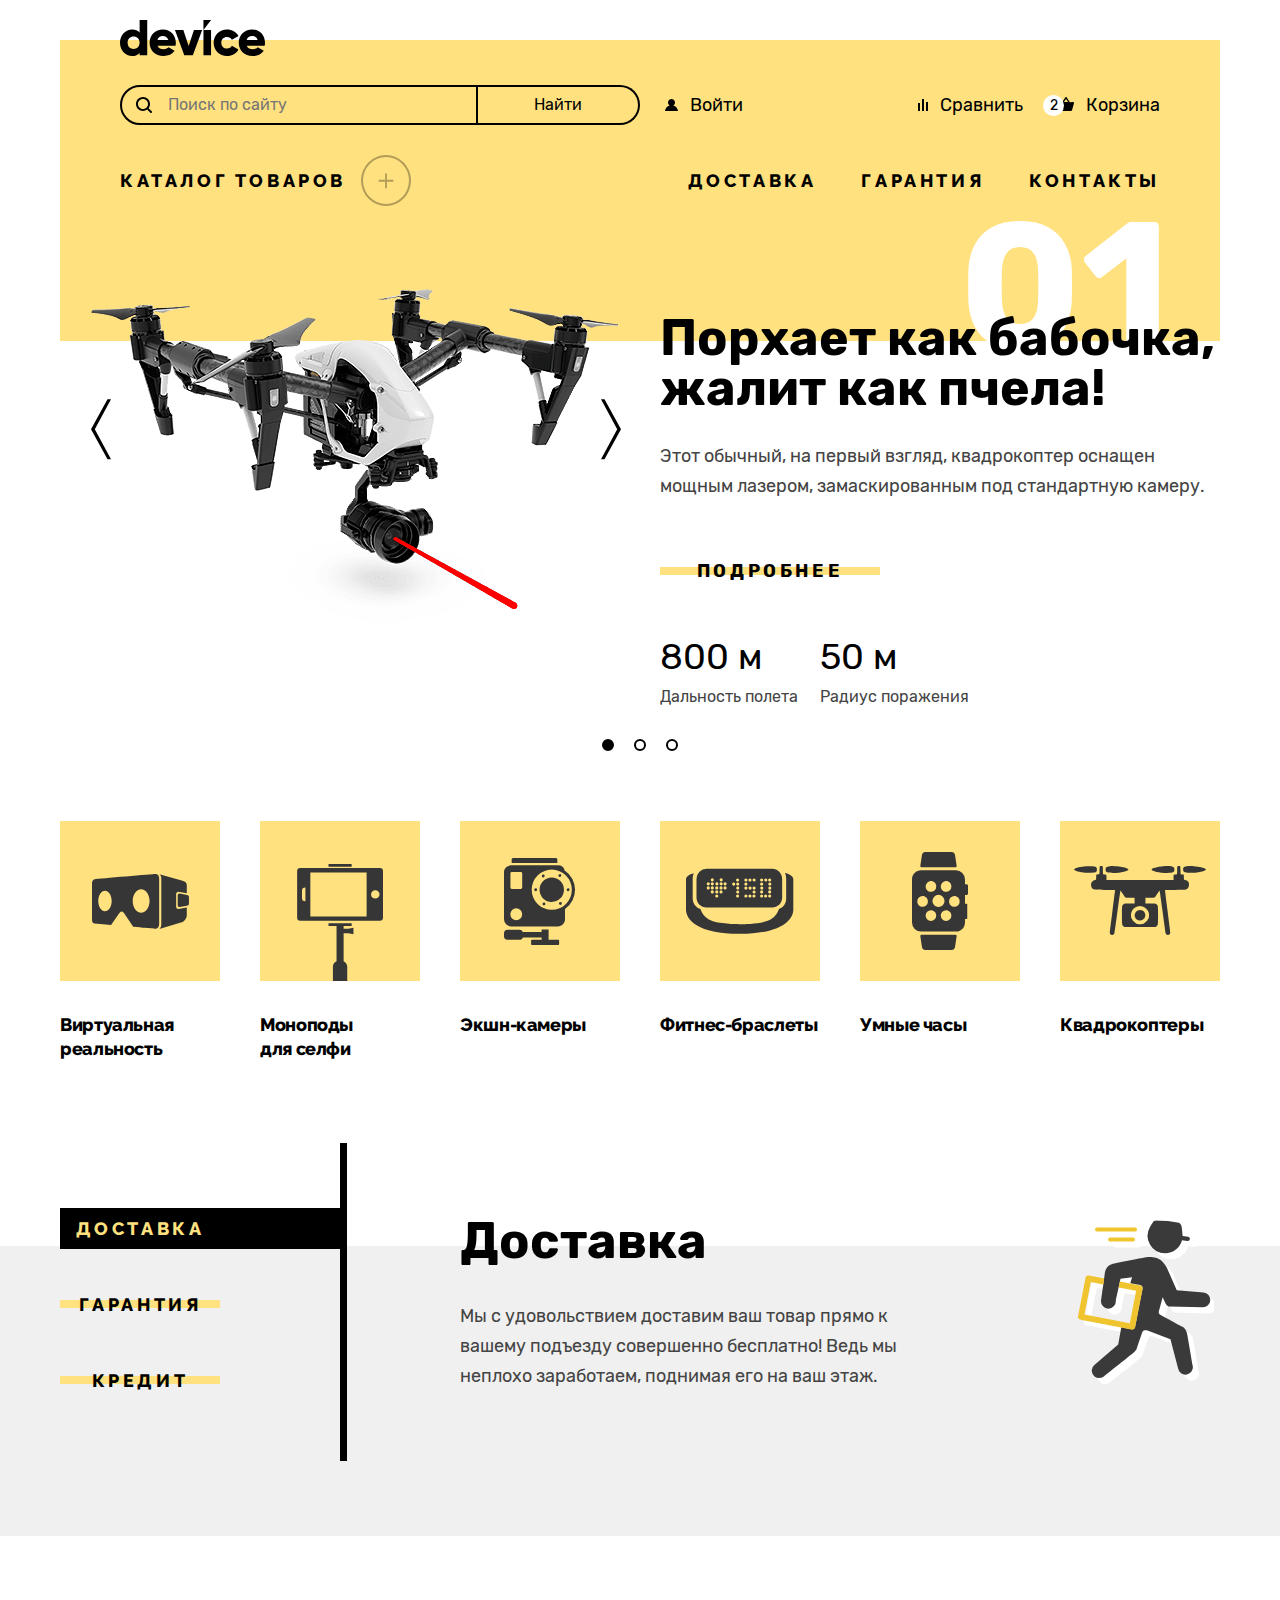
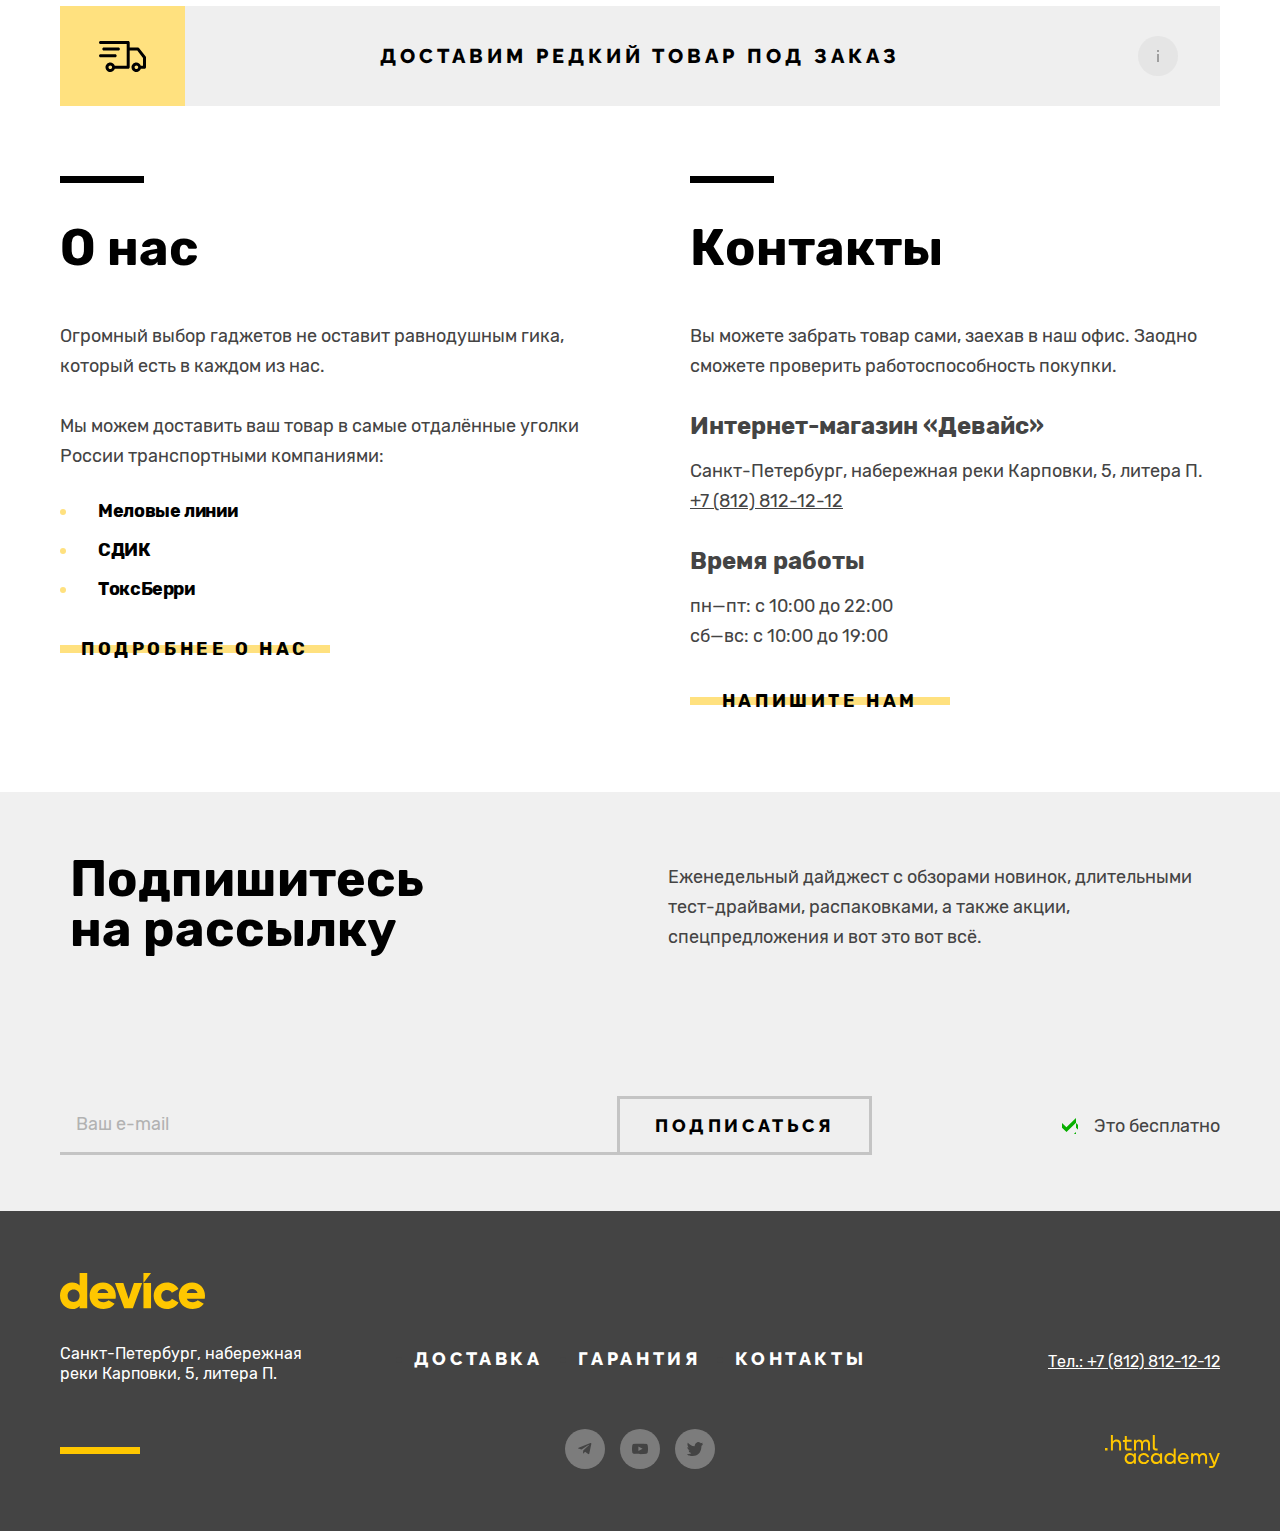
<file: index.html>
<!doctype html>
<html lang="ru">
<head>
  <meta charset="UTF-8">
  <meta name="viewport" content="width=device-width, initial-scale=1">
  <meta http-equiv="X-UA-Compatible" content="ie=edge">
  <link rel="stylesheet" href="css/styles.css">
  <link rel="icon" href="favicon.ico">
  <link rel="icon" type="image/png" href="image/favicon.png">
  <title>Интернет-магазин гаджетов &laquo;Device&raquo;</title>
</head>
<body class="page">
  <header class="header header__index">
    <nav class="main-nav">
      <a class="logo header__logo" href="index.html">
        <svg class="logo__img" role="img" width="145" height="36" viewBox="0 0 145 36" fill="currentcolor" xmlns="http://www.w3.org/2000/svg" aria-label="Логотип.">
          <path d="M27.22 0v35.3h-7.6v-2.4c-1.7 1.9-4.1 3.1-7.51 3.1C5.5 36 0 30.2 0 22.7 0 15.2 5.5 9.4 12.1 9.4c3.41 0 5.91 1.2 7.51 3.1V0h7.6Zm-7.6 22.7c0-3.8-2.5-6.2-6.01-6.2-3.5 0-6 2.4-6 6.2 0 3.8 2.5 6.2 6 6.2 3.5-.1 6-2.4 6-6.2ZM43.73 29.2c2.1 0 3.8-.8 4.8-1.9l6.1 3.5c-2.5 3.4-6.2 5.2-11 5.2-8.6 0-14.01-5.8-14.01-13.3 0-7.5 5.4-13.3 13.4-13.3 7.41 0 12.82 5.7 12.82 13.3 0 1.1-.1 2.1-.3 3H37.63c1 2.6 3.3 3.5 6.1 3.5Zm4.6-9.1c-.8-2.9-3.1-4-5.4-4-2.9 0-4.8 1.4-5.5 4h10.9ZM82.16 10.1l-9.31 25.2h-8.6l-9.31-25.2h8.4l5.3 16 5.31-16h8.2ZM83.46 10.1h7.6v25.2h-7.6V10.1ZM93.67 22.7c0-7.5 5.7-13.3 13.4-13.3 4.9 0 9.21 2.6 11.41 6.5l-6.6 3.8c-.9-1.8-2.7-2.8-4.9-2.8-3.3 0-5.71 2.4-5.71 5.8 0 3.5 2.4 5.8 5.7 5.8 2.2 0 4.1-1.1 4.9-2.8l6.61 3.8c-2.1 3.9-6.4 6.5-11.4 6.5-7.71 0-13.41-5.8-13.41-13.3ZM132.9 29.2c2.1 0 3.8-.8 4.8-1.9l6.1 3.5c-2.5 3.4-6.2 5.2-11 5.2-8.61 0-14.02-5.8-14.02-13.3 0-7.5 5.5-13.3 13.41-13.3 7.4 0 12.81 5.7 12.81 13.3 0 1.1-.1 2.1-.3 3h-17.91c1 2.6 3.3 3.5 6.1 3.5Zm4.7-9.1c-.8-2.9-3.1-4-5.4-4-2.91 0-4.81 1.4-5.51 4h10.9Z"/>
          <path d="M83.46 0v10.1L91.06 0h-7.6Z"/>
        </svg>
      </a>
      <div class="main-nav__wrapper">
        <form class="search" action="https://echo.htmlacademy.ru/courses" method="get">
          <label class="visually-hidden" for="search">Поиск по сайту.</label>
          <div class="search__wrapper search__wrapper--input">
            <input class="search__input" id="search" name="search" type="search" placeholder="Поиск по сайту">
          </div>
          <div class="search__wrapper search__wrapper--button">
            <button class="search__button" type="submit">Найти</button>
          </div>
        </form>
        <ul class="user-nav js-logouted">
          <li class="user-nav__item user-nav__item--pc">
            <a class="user-nav__link" href="#">
              <svg class="user-nav__icon" width="13" height="12" viewBox="0 0 13 12" fill="currentcolor" xmlns="http://www.w3.org/2000/svg">
                <path d="M0 12h13c-.2-2.6-2.1-4.8-4.7-5.5 1-.6 1.7-1.7 1.7-3C10 1.6 8.4 0 6.5 0S3 1.6 3 3.5c0 1.3.7 2.4 1.7 3C2.1 7.2.2 9.4 0 12Z"/>
              </svg>
              Войти
            </a>
          </li>
          <li class="user-nav__item user-nav__item--enter">
            <a class="user-nav__link user-nav__link--logined" href="#">Выйти</a>
          </li>
          <li class="user-nav__item user-nav__item--compare">
            <a class="user-nav__link" href="#">
              <svg class="user-nav__icon" width="10" height="12" viewBox="0 0 10 12" fill="currentcolor" xmlns="http://www.w3.org/2000/svg">
                <path d="M6 0H4v12h2V0ZM2 4H0v8h2V4ZM10 3H8v9h2V3Z"/>
              </svg>
              Сравнить
            </a>
          </li>
          <li class="user-nav__item user-nav__item--cart">
            <a class="user-nav__link user-nav__link--cart" href="#">
              <span class="visually-hidden">Количество товаров: </span>
              <span class="user-nav__count">2</span>
              <svg class="user-nav__icon" width="16" height="14" viewBox="0 0 16 14" fill="currentcolor" xmlns="http://www.w3.org/2000/svg">
                <path d="m15.3 5-3.5.2L8.6.3C8.5.1 8.2 0 8 0c-.2 0-.5.1-.6.3L4.2 5.2H.7c-.4 0-.7.3-.7.7v.2l1.9 6.8c.2.7.7 1.1 1.4 1.1h9.4c.7 0 1.2-.4 1.4-1.1L16 6v-.2c0-.4-.3-.8-.7-.8ZM8 1.9l2.2 3.2H5.9L8 1.9Z"/>
              </svg>
              Корзина
            </a>
            <div class="user-nav__popover popover">
              <p class="visually-hidden">Товары в корзине</p>
              <ul class="popover__product-list">
                <li class="popover__product-item">
                  <a class="popover__product-link" href="#" >
                    <img class="popover__product-img" src="image/content/catalog/product-1-small.jpg" width="39" height="44" alt="Любительская селфи-палка." >
                    <span class="popover__product-text">Любительская селфи-палка</span>
                  </a>
                  <button class="popover__product-delete">
                    <svg class="popover__product-icon" width="11" height="11" viewBox="0 0 11 11" fill="currentcolor" xmlns="http://www.w3.org/2000/svg">
                      <g clip-path="url(#a)"><path d="m11 1-1-1-4.5 4.5L1 0 0 1l4.5 4.5L0 10l1 1 4.5-4.5L10 11l1-1-4.5-4.5L11 1Z"/></g><defs><clipPath id="a"><path fill="#fff" d="M0 0h11v11H0z"/></clipPath></defs>
                    </svg>
                  </button>
                </li>
                <li class="popover__product-item">
                  <a class="popover__product-link" href="#" >
                    <img class="popover__product-img" src="image/content/catalog/product-2-small.jpg" width="39" height="44" alt="Профессиональная селфи-палка." >
                    <span class="popover__product-text">Профессиональная селфи-палка</span>
                  </a>
                  <button class="popover__product-delete">
                    <svg class="popover__product-icon" width="11" height="11" viewBox="0 0 11 11" fill="currentcolor" xmlns="http://www.w3.org/2000/svg">
                      <g clip-path="url(#a)"><path d="m11 1-1-1-4.5 4.5L1 0 0 1l4.5 4.5L0 10l1 1 4.5-4.5L10 11l1-1-4.5-4.5L11 1Z"/></g><defs><clipPath id="a"><path fill="#fff" d="M0 0h11v11H0z"/></clipPath></defs>
                    </svg>
                  </button>
                </li>
              </ul>
              <div class="popover__total">
                <div class="popover__product-text">Товаров: <span class="popover__product-count">2</span></div>
                <div class="popover__product-text">Сумма: <span class="popover__product-price">2000</span> ₽</div>
              </div>
              <div class="popover__row">
                <a class="popover__button" href="#" >Открыть корзину</a>
              </div>
            </div>
          </li>
        </ul>
      </div>
      <ul class="site-nav">
        <li class="site-nav__item site-nav__item--catalog">
          <a class="site-nav__link site-nav__link--catalog" href="catalog.html">
            Каталог товаров
            <svg class="site-nav__icon" width="50" height="51" viewBox="0 0 50 51" fill="#000000" xmlns="http://www.w3.org/2000/svg">
              <g class="site-nav__icon--minus"><path d="M33 24.79H17v2h16v-2Z"/></g>
              <g class="site-nav__icon--plus"><path d="M33 24.79h-7v-7h-2v7h-7v2h7v7h2v-7h7v-2Z"/></g>
              <defs><clipPath id="a"><path fill="#fff" d="M17 17.79h16v16H17z"/></clipPath></defs>
            </svg>
          </a>
          <ul class="submenu">
            <li class="submenu__item submenu__item--1">
              <a class="submenu__link submenu__link--active" href="#">Виртуальная реальность</a>
            </li>
            <li class="submenu__item submenu__item--2">
              <a class="submenu__link" href="#">Моноподы для cелфи</a>
            </li>
            <li class="submenu__item submenu__item--3">
              <a class="submenu__link" href="#">Экшн-камеры</a>
            </li>
            <li class="submenu__item submenu__item--4">
              <a class="submenu__link" href="#">Фитнес-браслеты</a>
            </li>
            <li class="submenu__item submenu__item--5">
              <a class="submenu__link" href="#">Умные часы</a>
            </li>
            <li class="submenu__item submenu__item--6">
              <a class="submenu__link" href="#">Квадрокоптеры</a>
            </li>
          </ul>
        </li>
        <li class="site-nav__item">
          <a class="site-nav__link" href="#">Доставка</a>
        </li>
        <li class="site-nav__item">
          <a class="site-nav__link" href="#">Гарантия</a>
        </li>
        <li class="site-nav__item">
          <a class="site-nav__link" href="#">Контакты</a>
        </li>
      </ul>
    </nav>
  </header>
  <main class="main">
    <h1 class="visually-hidden">Интернет-магазин гаджетов &laquo;Device&raquo;.</h1>
    <section class="hero container">
      <h2 class="visually-hidden">Новинки нашего магазина</h2>
      <ol class="slider">
        <li class="slider__item slider__item--current grid-container">
          <h3 class="visually-hidden">Квадрокоптер.</h3>
          <img class="slider__img" src="image/content/quadrocopter.png" width="560" height="560" alt="Квадрокоптер с лазерным указателем.">
          <p class="slider__title main-title">Порхает как бабочка, жалит как пчела!</p>
          <p class="slider__description">Этот обычный, на первый взгляд, квадрокоптер оснащен мощным лазером, замаскированным под стандартную камеру.</p>
          <a class="slider__button button" href="#">Подробнее</a>
          <dl class="slider__features-list features-list">
            <dt class="features-list__value">800 м</dt>
            <dd class="features-list__definition">Дальность&nbsp;полета</dd>
            <dt class="features-list__value">50 м</dt>
            <dd class="features-list__definition">Радиус&nbsp;поражения</dd>
          </dl>
        </li>
        <li class="slider__item grid-container">
          <h3 class="visually-hidden">Фитнес-браслет.</h3>
          <img class="slider__img" src="image/content/watch.png" width="560" height="560" alt="Черный фитнес-браслет с ЖК дисплеем.">
          <p class="slider__title main-title">Худеем<br/>правильно!</p>
          <p class="slider__description">Мотивирующие фитнес-браслеты помогут найти в себе силы не пропускать занятия и соблюдать диету.</p>
          <a class="slider__button button" href="#">Подробнее</a>
          <dl class="slider__features-list features-list">
            <dt class="features-list__value">48 часов</dt>
            <dd class="features-list__definition">Без подзарядки</dd>
          </dl>
        </li>
        <li class="slider__item grid-container">
          <h3 class="visually-hidden">Селфи палка.</h3>
          <img class="slider__img" src="image/content/monopods.png" width="560" height="560" alt="Три телескопические палки для селфи.">
          <p class="slider__title main-title">Делай селфи,<br>как Бен Стиллер! </p>
          <p class="slider__description">Самая длинная палка для селфи доступна в нашем магазине. Восемь (Восемь, Карл!) метров длиной и весом всего 5 кг.</p>
          <a class="slider__button button" href="#">Подробнее</a>
          <dl class="slider__features-list features-list">
            <dt class="features-list__value">8,5 м</dt>
            <dd class="features-list__definition">Длина палки</dd>
            <dt class="features-list__value">5 кг</dt>
            <dd class="features-list__definition">Вес палки</dd>
            <dt class="features-list__value">Карбон</dt>
            <dd class="features-list__definition">Материал</dd>
          </dl>
        </li>
      </ol>
      <button class="slider__arrow slider__arrow--back" type="button">
        <span class="visually-hidden">Назад</span>
        <svg width="20" height="61" viewBox="0 0 20 61" fill="currentcolor" xmlns="http://www.w3.org/2000/svg">
          <path d="M20 60.36h-3.5L0 30.36l16.5-30H20l-16.2 30 16.2 30Z"/>
        </svg>
      </button>
      <button class="slider__arrow slider__arrow--forward" type="button">
        <span class="visually-hidden">Вперед</span>
        <svg width="20" height="61" viewBox="0 0 20 61" fill="currentcolor" xmlns="http://www.w3.org/2000/svg">
          <path d="M0 60.36h3.5l16.5-30L3.5.36H0l16.2 30-16.2 30Z"/>
        </svg>
      </button>
      <div class="slider__dots dots">
        <button class="dots__item dots__item--current"><span class="visually-hidden">1 слайд</span></button>
        <button class="dots__item"><span class="visually-hidden">2 слайд</span></button>
        <button class="dots__item"><span class="visually-hidden">3 слайд</span></button>
      </div>
    </section>
    <section class="categories container">
      <h2 class="visually-hidden">Категории товаров</h2>
      <ul class="categories__list grid-container">
        <li class="categories__item">
          <a class="categories__link categories__link--vr" href="#">Виртуальная реальность</a>
        </li>
        <li class="categories__item">
          <a class="categories__link categories__link--monopods" href="#">Моноподы для&nbsp;селфи</a>
        </li>
        <li class="categories__item">
          <a class="categories__link categories__link--action-cameras" href="#">Экшн-камеры</a>
        </li>
        <li class="categories__item">
          <a class="categories__link categories__link--fitnes-braslets" href="#">Фитнес-браслеты</a>
        </li>
        <li class="categories__item">
          <a class="categories__link categories__link--smart-watches" href="#">Умные часы</a>
        </li>
        <li class="categories__item">
          <a class="categories__link categories__link--smart-quadrocopters" href="#">Квадрокоптеры</a>
        </li>
      </ul>
    </section>
    <section class="services">
      <h2 class="visually-hidden">Сервисы</h2>
      <dl class="services__list container grid-container">
        <dt class="services__term services__term--current" tabindex="0">Доставка</dt>
        <dd class="services__definition services__definition--delivery">
          <h3 class="services__title main-title">Доставка</h3>
          <p class="services__description">Мы с удовольствием доставим ваш товар прямо к вашему подъезду совершенно бесплатно! Ведь мы неплохо заработаем, поднимая его на ваш этаж.</p>
        </dd>
        <dt class="services__term" tabindex="0">Гарантия</dt>
        <dd class="services__definition services__definition--guarantee">
          <h3 class="services__title main-title">Гарантия</h3>
          <p class="services__description">Если из-за возгорания купленного у нас товара у вас сгорит дом — не переживайте, мы выдадим вам новый. Товар, не дом, конечно же.</p>
        </dd>
        <dt class="services__term" tabindex="0">Кредит</dt>
        <dd class="services__definition services__definition--credit">
          <h3 class="services__title main-title">Кредит</h3>
          <p class="services__description">Залезть в долговую яму стало проще! Кредитные консультанты подберут для вас наиболее выгодные условия кредита. Выгодные для банка, разумеется.</p>
        </dd>
      </dl>
    </section>
    <section class="delivery container grid-container">
      <h2 class="visually-hidden">Доставка</h2>
      <button class="delivery__button">Доставим редкий товар под заказ
        <span class="delivery__info">
          <svg class="delivery__icon" width="2" height="12" viewBox="0 0 2 12" fill="currentcolor" xmlns="http://www.w3.org/2000/svg">
            <path d="M2 0H0v2h2V0ZM2 4H0v8h2V4Z"/>
          </svg>
        </span>
      </button>
    </section>
    <div class="container grid-container">
      <section class="about">
        <h2 class="about__title main-title">О нас</h2>
        <p class="about__text">Огромный выбор гаджетов не оставит равнодушным гика, который есть в каждом из нас.</p>
        <p class="about__text">Мы можем доставить ваш товар в самые отдалённые уголки России транспортными компаниями:</p>
        <ul class="about__list">
          <li class="about__item">Меловые линии</li>
          <li class="about__item">СДИК</li>
          <li class="about__item">ТоксБерри</li>
        </ul>
        <a class="about__button button" href="#">Подробнее о нас</a>
      </section>
      <section class="contacts">
        <h2 class="contacts__title main-title">Контакты</h2>
        <p class="contacts__text">Вы можете забрать товар сами, заехав в наш офис. Заодно сможете проверить работоспособность покупки.</p>
        <p class="contacts__subtitle">Интернет-магазин «Девайс»</p>
        <address class="contacts__text contacts__text--address">Санкт-Петербург, набережная реки Карповки, 5, литера П.</address>
        <a class="contacts__text contacts__text--phone" href="tel:+78128121212">+7 (812) 812-12-12</a>
        <p class="contacts__subtitle">Время работы</p>
        <p class="contacts__text">пн—пт: с 10:00 до 22:00<br>сб—вс: с 10:00 до 19:00</p>
        <a class="contacts__button button" href="mailto:info@device.shop">Напишите нам</a>
      </section>
    </div>
    <section class="subscribe">
      <div class="container grid-container">
        <h2 class="subscribe__title main-title">Подпишитесь на рассылку</h2>
        <p class="subscribe__description">Еженедельный дайджест с обзорами новинок, длительными тест-драйвами, распаковками, а также акции, спецпредложения и вот это вот всё.</p>
        <form class="subscribe__form" action="https://echo.htmlacademy.ru/courses" method="post">
          <label class="visually-hidden" for="subscriber-email">Введите email.</label>
          <input class="subscribe__input" id="subscriber-email" type="email" placeholder="Ваш e-mail" required>
          <button class="subscribe__button" type="submit">Подписаться</button>
          <span class="subscribe__caption">Это бесплатно</span>
        </form>
      </div>
    </section>
  </main>
  <footer class="footer">
    <div class="footer__wrapper container">
      <a class="footer__logo logo" href="index.html">
        <svg class="logo__img" role="img" width="145" height="36" viewBox="0 0 145 36" fill="#FFC700" xmlns="http://www.w3.org/2000/svg" aria-label="Логотип.">
          <path d="M27.22 0v35.3h-7.6v-2.4c-1.7 1.9-4.1 3.1-7.51 3.1C5.5 36 0 30.2 0 22.7 0 15.2 5.5 9.4 12.1 9.4c3.41 0 5.91 1.2 7.51 3.1V0h7.6Zm-7.6 22.7c0-3.8-2.5-6.2-6.01-6.2-3.5 0-6 2.4-6 6.2 0 3.8 2.5 6.2 6 6.2 3.5-.1 6-2.4 6-6.2ZM43.73 29.2c2.1 0 3.8-.8 4.8-1.9l6.1 3.5c-2.5 3.4-6.2 5.2-11 5.2-8.6 0-14.01-5.8-14.01-13.3 0-7.5 5.4-13.3 13.4-13.3 7.41 0 12.82 5.7 12.82 13.3 0 1.1-.1 2.1-.3 3H37.63c1 2.6 3.3 3.5 6.1 3.5Zm4.6-9.1c-.8-2.9-3.1-4-5.4-4-2.9 0-4.8 1.4-5.5 4h10.9ZM82.16 10.1l-9.31 25.2h-8.6l-9.31-25.2h8.4l5.3 16 5.31-16h8.2ZM83.46 10.1h7.6v25.2h-7.6V10.1ZM93.67 22.7c0-7.5 5.7-13.3 13.4-13.3 4.9 0 9.21 2.6 11.41 6.5l-6.6 3.8c-.9-1.8-2.7-2.8-4.9-2.8-3.3 0-5.71 2.4-5.71 5.8 0 3.5 2.4 5.8 5.7 5.8 2.2 0 4.1-1.1 4.9-2.8l6.61 3.8c-2.1 3.9-6.4 6.5-11.4 6.5-7.71 0-13.41-5.8-13.41-13.3ZM132.9 29.2c2.1 0 3.8-.8 4.8-1.9l6.1 3.5c-2.5 3.4-6.2 5.2-11 5.2-8.61 0-14.02-5.8-14.02-13.3 0-7.5 5.5-13.3 13.41-13.3 7.4 0 12.81 5.7 12.81 13.3 0 1.1-.1 2.1-.3 3h-17.91c1 2.6 3.3 3.5 6.1 3.5Zm4.7-9.1c-.8-2.9-3.1-4-5.4-4-2.91 0-4.81 1.4-5.51 4h10.9Z"/>
          <path d="M83.46 0v10.1L91.06 0h-7.6Z"/>
        </svg>
      </a>
      <address class="footer__address">Санкт-Петербург, набережная реки Карповки, 5, литера П.</address>
      <ul class="footer-nav">
        <li class="footer-nav__item">
          <a class="footer-nav__link" href="#">Доставка</a>
        </li>
        <li class="footer-nav__item">
          <a class="footer-nav__link" href="#">Гарантия</a>
        </li>
        <li class="footer-nav__item">
          <a class="footer-nav__link" href="#">Контакты</a>
        </li>
      </ul>
      <a class="footer__phone" href="tel:+78128121212">Тел.: +7 (812) 812-12-12</a>
      <ul class="social">
        <li class="social__item">
          <a class="social__link" href="https://t.me/htmlacademy" target="_blank">
            <svg class="social__icon" width="14" height="12" viewBox="0 0 14 12" fill="currentcolor" xmlns="http://www.w3.org/2000/svg">
              <path d="M12.44.07.62 4.63c-.8.33-.8.78-.14.98l3.03.94 7.02-4.43c.33-.2.64-.09.39.13l-5.7 5.13-.2 3.13c.3 0 .44-.14.61-.3l1.48-1.44 3.06 2.27c.57.31.97.15 1.12-.53l2-9.48c.21-.83-.3-1.2-.85-.96Z"/>
            </svg>
            <span class="visually-hidden">Telegram</span>
          </a>
        </li>
        <li class="social__item">
          <a class="social__link" href="https://www.youtube.com/user/htmlacademyru" target="_blank">
            <svg class="social__icon" width="16" height="11" viewBox="0 0 16 11" fill="currentcolor" xmlns="http://www.w3.org/2000/svg">
              <path d="M15.67 1.67c-.1-.32-.27-.61-.51-.84-.25-.24-.56-.41-.9-.5C13.01 0 8 0 8 0 5.9-.02 3.8.08 1.74.32 1.4.4 1.1.58.84.82c-.24.24-.42.53-.51.85A19.4 19.4 0 0 0 0 5.34C0 6.56.1 7.79.33 9c.09.32.27.61.51.85.25.23.56.4.9.5 1.27.32 6.26.32 6.26.32 2.09.02 4.18-.08 6.26-.31.34-.09.65-.26.9-.5.24-.23.42-.52.5-.84.24-1.21.35-2.44.34-3.67.02-1.23-.1-2.46-.33-3.68ZM6.4 7.62V3.05l4.18 2.29L6.4 7.62Z"/>
            </svg>
            <span class="visually-hidden">YouTube</span>
          </a>
        </li>
        <li class="social__item">
          <a class="social__link" href="https://twitter.com/htmlacademy_ru" target="_blank">
            <svg class="social__icon" width="16" height="14" viewBox="0 0 16 14" fill="currentcolor" xmlns="http://www.w3.org/2000/svg">
              <path d="M10.35.15c1.6-.5 2.77.3 3.41 1.1.53-.2 1.17-.4 1.81-.6a2 2 0 0 1-.85 1.6c.75.2 1.28-.4 1.28-.4-.1.9-.96 1.7-1.5 1.89-.2 6.27-2.98 10.36-9.49 10.26H4.6c-.32 0-3.95-.4-4.59-1.8 2.13.2 3.63-.4 4.37-1.09-.85-.3-2.56-.4-2.77-2.79.32.2.53.3 1.17.2C1.6 7.72.32 7.02.43 5.03c.32.3.96.5 1.28.4C1.07 5.23-.21 2.35.85.85c1.71 1.7 3.52 3.39 6.72 3.49C7.8 2.24 8.64.85 10.35.15Z"/>
            </svg>
            <span class="visually-hidden">Twitter</span>
          </a>
        </li>
      </ul>
      <a class="copyright" href="https://htmlacademy.ru/" target="_blank">
        <svg class="copyright__img" role="img" aria-label="Логотип HTML Академии" width="115" height="33" viewBox="0 0 115 33" fill="currentcolor" xmlns="http://www.w3.org/2000/svg">
          <path d="M0 12.9v2.6h2.5v-2.6H0ZM11.6 4.5c-1.6 0-2.8.7-3.6 1.7h-.1V0h-2v15.5h2v-5.3c0-2.1 1.3-3.6 3.3-3.6 1.8 0 2.9 1.4 2.9 3.2v5.7h2V9.4c.1-3-1.8-4.9-4.5-4.9ZM26.6 4.8h-4.8V1.1h-2v3.8h-1.9v2h1.9v6c0 1.7 1 2.7 2.7 2.7h4.1v-2h-3.7c-.7 0-1.1-.4-1.1-1.1V6.8h4.8v-2ZM41.1 4.6c-1.6 0-2.9.8-3.5 2.1h-.1c-.6-1.2-1.8-2.1-3.4-2.1-1.4 0-2.5.8-3.1 1.8h-.1V4.8H29v10.6h2V10c0-2 1-3.5 2.6-3.5 1.5 0 2.4 1 2.4 2.6v6.3h2V9.8c0-2.4 1.4-3.3 2.6-3.3 1.5 0 2.4 1 2.4 2.6v6.3h2V8.9c.1-2.5-1.4-4.3-3.9-4.3ZM47.8 12.7c0 1.7 1 2.7 2.8 2.7h2v-2h-1.7c-.7 0-1.1-.4-1.1-1.1V0h-2v12.7ZM28.9 19.7c-.9-1.1-2.2-1.8-3.9-1.8-3.1 0-5.4 2.3-5.4 5.6s2.3 5.6 5.4 5.6c1.8 0 3-.8 3.8-1.9h.1v1.6h2V18.2h-2v1.5Zm-3.6 7.4c-2.2 0-3.6-1.6-3.6-3.6s1.4-3.6 3.6-3.6 3.6 1.6 3.6 3.6c0 1.9-1.4 3.6-3.6 3.6ZM44.2 22c-.5-2.4-2.6-4.1-5.4-4.1a5.4 5.4 0 0 0-5.6 5.6c0 3.1 2.2 5.6 5.6 5.6 2.8 0 4.9-1.8 5.4-4.2h-2.1a3.4 3.4 0 0 1-3.3 2.3c-2.2 0-3.6-1.6-3.6-3.6s1.4-3.6 3.6-3.6c1.6 0 2.8 1 3.3 2.2h2.1V22ZM55.1 19.7c-.9-1.1-2.2-1.8-3.9-1.8-3.1 0-5.4 2.3-5.4 5.6s2.3 5.6 5.4 5.6c1.8 0 3-.8 3.8-1.9h.1v1.6h2V18.2h-2v1.5Zm-3.6 7.4c-2.2 0-3.6-1.6-3.6-3.6s1.4-3.6 3.6-3.6 3.6 1.6 3.6 3.6c0 1.9-1.5 3.6-3.6 3.6ZM68.7 19.8c-.9-1.1-2.2-1.9-3.9-1.9-3.1 0-5.4 2.3-5.4 5.6s2.2 5.6 5.4 5.6c1.7 0 3-.8 3.8-1.8h.1v1.5h2V13.4h-2v6.4Zm-3.6 7.3c-2.2 0-3.6-1.6-3.6-3.6s1.4-3.6 3.6-3.6 3.6 1.6 3.6 3.6c-.1 2-1.5 3.6-3.6 3.6ZM78.3 17.9c-3.3 0-5.5 2.5-5.5 5.6 0 3 2.1 5.6 5.5 5.6 2.5 0 4.5-1.3 5.2-3.6h-2.1c-.5 1-1.6 1.6-3 1.6-1.9 0-3.3-1.3-3.4-2.9h8.8c.2-3.6-2-6.3-5.5-6.3Zm0 1.9c1.7 0 3 1 3.3 2.6h-6.5c.3-1.5 1.5-2.6 3.2-2.6ZM98.2 17.9c-1.6 0-2.9.8-3.6 2h-.1c-.6-1.2-1.8-2-3.4-2-1.4 0-2.5.7-3.1 1.8v-1.5h-1.9v10.6h2v-5.4c0-2 1-3.4 2.6-3.5 1.5 0 2.4 1 2.4 2.6v6.3h2v-5.6c0-2.4 1.4-3.3 2.6-3.3 1.5 0 2.4 1 2.4 2.6v6.3h2v-6.5c.1-2.6-1.4-4.4-3.9-4.4ZM109.4 27l-3.6-8.9h-2.2l4.8 11.6c-.3.9-.7 1.2-1.7 1.2h-2.5v2h2.5c1.8 0 2.8-.8 3.5-2.6l4.7-12.2h-2.1l-3.4 8.9Z"/>
        </svg>
      </a>
    </div>
  </footer>
  <div class="modal modal--closed">
    <div class="modal__wrapper">
      <button class="modal__close">
        <svg class="modal__cross" width="26" height="26" viewBox="0 0 26 26" fill="#000000" xmlns="http://www.w3.org/2000/svg">
          <path d="M26 2.36 23.64 0 13 10.64 2.36 0 0 2.36 10.64 13 0 23.64 2.36 26 13 15.36 23.64 26 26 23.64 15.36 13 26 2.36Z"/>
        </svg>
        <span class="visually-hidden">Закрыть окно</span>
      </button>
      <p class="modal__title main-title">Доставка под заказ</p>
      <form class="modal__form" action="https://echo.htmlacademy.ru/courses" method="post">
        <div class="modal__row">
          <div class="modal__item modal__item--name">
            <label class="modal__label" for="name">Ваше имя:</label>
            <input class="modal__input modal__input--name" type="text" name="name" id="name" placeholder="Введите имя" required>
            <p class="modal__caption">Добавьте имя</p>
            <svg class="modal__icon"  width="13" height="12" viewBox="0 0 13 12" fill="#b3b3b3" xmlns="http://www.w3.org/2000/svg">
              <path d="M0 12h13c-.2-2.6-2.1-4.8-4.7-5.5 1-.6 1.7-1.7 1.7-3C10 1.6 8.4 0 6.5 0S3 1.6 3 3.5c0 1.3.7 2.4 1.7 3C2.1 7.2.2 9.4 0 12Z"/>
            </svg>
          </div>
          <div class="modal__item modal__item--email">
            <label class="modal__label" for="email">Ваш e-mail:</label>
            <input class="modal__input modal__input--email" type="email" name="email" id="email" placeholder="Введите e-mail" value="почта" required>
            <p class="modal__caption">Забавный у вас адрес</p>
            <svg class="modal__icon" width="15" height="12" viewBox="0 0 15 12" fill="#b3b3b3" xmlns="http://www.w3.org/2000/svg">
              <path d="M7.6 8c-.4 0-.6-.1-1-.3L0 4v7c0 .6.4 1 .9 1h13.2c.6 0 .9-.4.9-1V4L8.5 7.7c-.4.2-.6.3-.9.3Zm6.5-8H.9C.4 0 0 .5 0 1v.8L7.5 6 15 1.8V1c0-.5-.4-1-.9-1Z"/>
            </svg>
          </div>
        </div>
        <div class="modal__row">
          <div class="modal__item modal__item--message">
            <label class="modal__label" for="text">Что нужно привезти:</label>
            <input class="modal__input" type="text" name="text" id="text" placeholder="В свободной форме" required>
          </div>
          <div class="modal__item modal__item--count">
            <span class="modal__label-wrapper">
              <label class="modal__label" for="count">Количество:</label>
              <span class="modal__tooltip tooltip">
                <button class="tooltip-toggle" type="button" aria-labelledby="tooltip-label-address">
                   <svg class="tooltip-icon" width="2" height="12" viewBox="0 0 2 12" fill="currentcolor" xmlns="http://www.w3.org/2000/svg">
                     <path d="M2 0H0v2h2V0ZM2 4H0v8h2V4Z" />
                   </svg>
                </button>
                <span class="tooltip-text" role="tooltip" id="tooltip-label-address">Постараемся найти, сколько нужно. Привезём сколько получится по требованиям к провозу багажа.</span>
              </span>
            </span>
            <div class="modal__count-box">
              <button class="modal__button modal__button--minus" type="button">-</button>
              <input class="modal__input modal__input--count" type="number" name="count" id="count" value="1" min="1">
              <button class="modal__button modal__button--plus" type="button">+</button>
            </div>
          </div>
        </div>
        <button class="modal__submit button" type="submit">Отправить</button>
      </form>
    </div>
  </div>
</body>
</html>
</file>
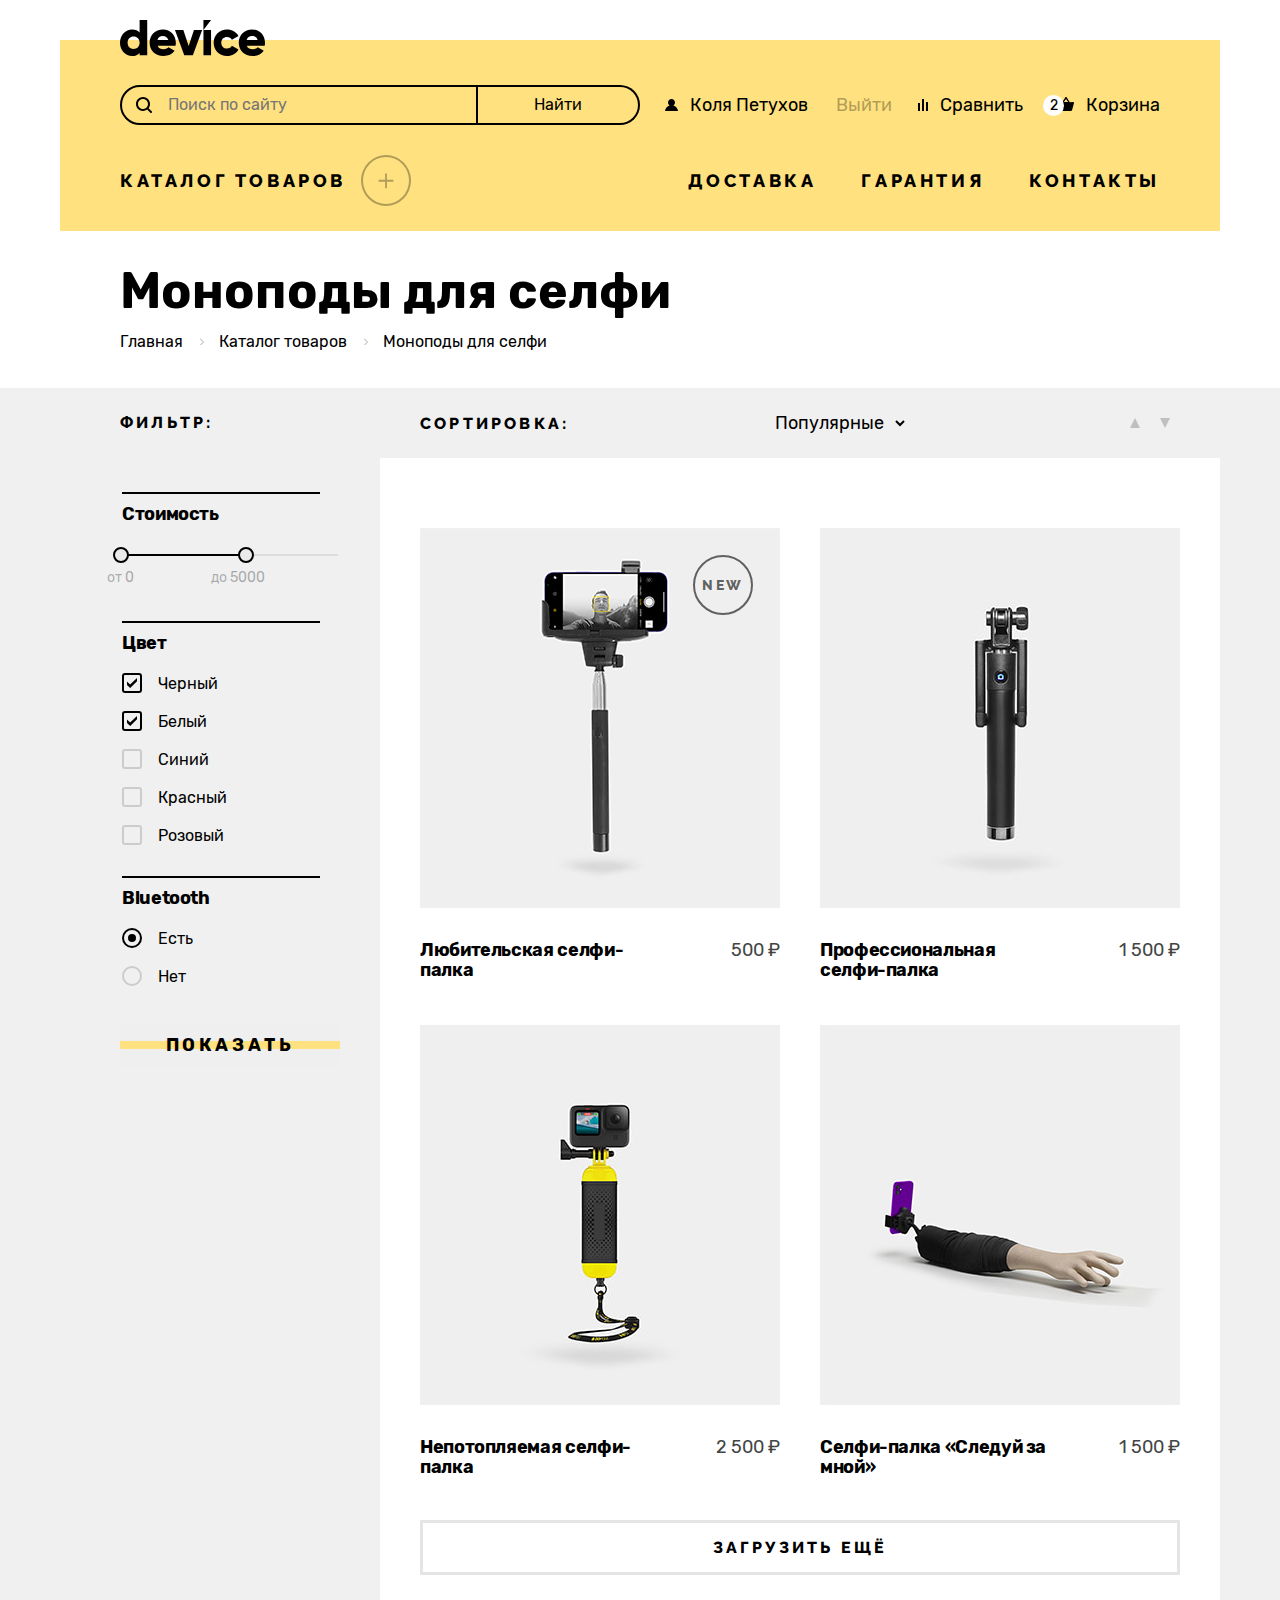
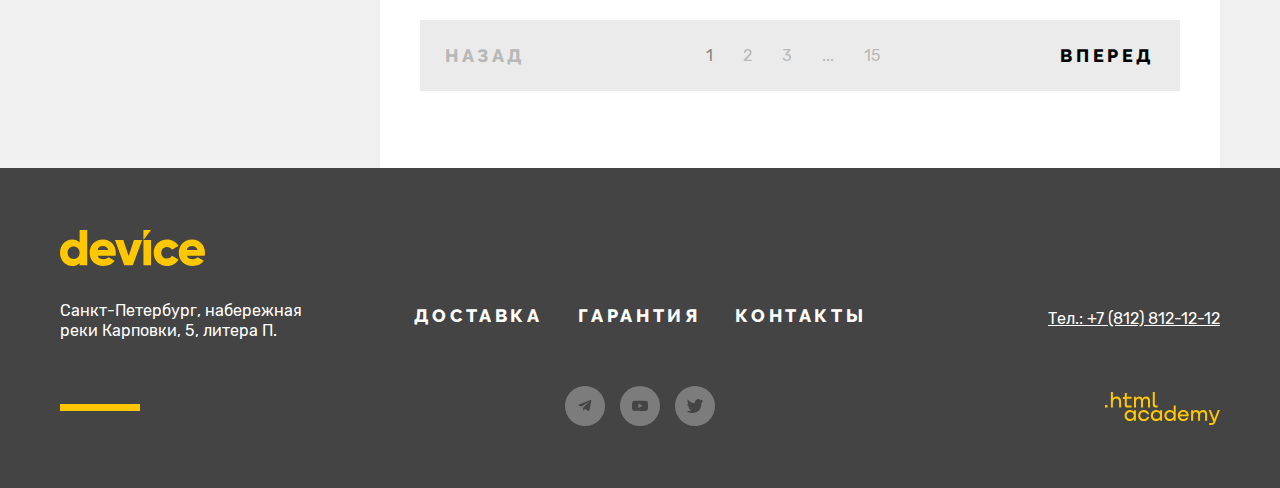
<file: catalog.html>
<!doctype html>
<html lang="ru">
<head>
  <meta charset="UTF-8">
  <meta name="viewport" content="width=device-width, initial-scale=1">
  <meta http-equiv="X-UA-Compatible" content="ie=edge">
  <link rel="stylesheet" href="css/styles.css">
  <link rel="icon" href="favicon.ico">
  <link rel="icon" type="image/png" href="image/favicon.png">
  <title>Каталог | Интернет-магазин гаджетов &laquo;Device&raquo;</title>
</head>
<body class="page">
<header class="header">
  <nav class="main-nav">
    <a class="logo header__logo" href="index.html">
      <svg class="logo__img" role="img" width="145" height="36" viewBox="0 0 145 36" fill="currentcolor" xmlns="http://www.w3.org/2000/svg" aria-label="Логотип.">
        <path d="M27.22 0v35.3h-7.6v-2.4c-1.7 1.9-4.1 3.1-7.51 3.1C5.5 36 0 30.2 0 22.7 0 15.2 5.5 9.4 12.1 9.4c3.41 0 5.91 1.2 7.51 3.1V0h7.6Zm-7.6 22.7c0-3.8-2.5-6.2-6.01-6.2-3.5 0-6 2.4-6 6.2 0 3.8 2.5 6.2 6 6.2 3.5-.1 6-2.4 6-6.2ZM43.73 29.2c2.1 0 3.8-.8 4.8-1.9l6.1 3.5c-2.5 3.4-6.2 5.2-11 5.2-8.6 0-14.01-5.8-14.01-13.3 0-7.5 5.4-13.3 13.4-13.3 7.41 0 12.82 5.7 12.82 13.3 0 1.1-.1 2.1-.3 3H37.63c1 2.6 3.3 3.5 6.1 3.5Zm4.6-9.1c-.8-2.9-3.1-4-5.4-4-2.9 0-4.8 1.4-5.5 4h10.9ZM82.16 10.1l-9.31 25.2h-8.6l-9.31-25.2h8.4l5.3 16 5.31-16h8.2ZM83.46 10.1h7.6v25.2h-7.6V10.1ZM93.67 22.7c0-7.5 5.7-13.3 13.4-13.3 4.9 0 9.21 2.6 11.41 6.5l-6.6 3.8c-.9-1.8-2.7-2.8-4.9-2.8-3.3 0-5.71 2.4-5.71 5.8 0 3.5 2.4 5.8 5.7 5.8 2.2 0 4.1-1.1 4.9-2.8l6.61 3.8c-2.1 3.9-6.4 6.5-11.4 6.5-7.71 0-13.41-5.8-13.41-13.3ZM132.9 29.2c2.1 0 3.8-.8 4.8-1.9l6.1 3.5c-2.5 3.4-6.2 5.2-11 5.2-8.61 0-14.02-5.8-14.02-13.3 0-7.5 5.5-13.3 13.41-13.3 7.4 0 12.81 5.7 12.81 13.3 0 1.1-.1 2.1-.3 3h-17.91c1 2.6 3.3 3.5 6.1 3.5Zm4.7-9.1c-.8-2.9-3.1-4-5.4-4-2.91 0-4.81 1.4-5.51 4h10.9Z" />
        <path d="M83.46 0v10.1L91.06 0h-7.6Z"/>
      </svg>
    </a>
    <div class="main-nav__wrapper">
      <form class="search" action="https://echo.htmlacademy.ru/courses" method="get">
        <label class="visually-hidden" for="search">Поиск по сайту.</label>
        <div class="search__wrapper search__wrapper--input">
          <input class="search__input" id="search" name="search" type="search" placeholder="Поиск по сайту">
        </div>
        <div class="search__wrapper search__wrapper--button">
          <button class="search__button" type="submit">Найти</button>
        </div>
      </form>
      <ul class="user-nav ">
        <li class="user-nav__item user-nav__item--pc">
          <a class="user-nav__link" href="#">
            <svg class="user-nav__icon" width="13" height="12" viewBox="0 0 13 12" fill="currentcolor" xmlns="http://www.w3.org/2000/svg">
              <path d="M0 12h13c-.2-2.6-2.1-4.8-4.7-5.5 1-.6 1.7-1.7 1.7-3C10 1.6 8.4 0 6.5 0S3 1.6 3 3.5c0 1.3.7 2.4 1.7 3C2.1 7.2.2 9.4 0 12Z"/>
            </svg>
            Коля Петухов
          </a>
        </li>
        <li class="user-nav__item user-nav__item--enter">
          <a class="user-nav__link user-nav__link--logined" href="#">Выйти</a>
        </li>
        <li class="user-nav__item user-nav__item--compare">
          <a class="user-nav__link" href="#">
            <svg class="user-nav__icon" width="10" height="12" viewBox="0 0 10 12" fill="currentcolor" xmlns="http://www.w3.org/2000/svg">
              <path d="M6 0H4v12h2V0ZM2 4H0v8h2V4ZM10 3H8v9h2V3Z"/>
            </svg>
            Сравнить
          </a>
        </li>
        <li class="user-nav__item user-nav__item--cart">
          <a class="user-nav__link user-nav__link--cart" href="#">
            <span class="user-nav__count">2</span>
            <svg class="user-nav__icon" width="16" height="14" viewBox="0 0 16 14" fill="currentcolor" xmlns="http://www.w3.org/2000/svg">
              <path d="m15.3 5-3.5.2L8.6.3C8.5.1 8.2 0 8 0c-.2 0-.5.1-.6.3L4.2 5.2H.7c-.4 0-.7.3-.7.7v.2l1.9 6.8c.2.7.7 1.1 1.4 1.1h9.4c.7 0 1.2-.4 1.4-1.1L16 6v-.2c0-.4-.3-.8-.7-.8ZM8 1.9l2.2 3.2H5.9L8 1.9Z"/>
            </svg>
            Корзина
          </a>
          <div class="user-nav__popover popover">
            <p class="visually-hidden">Товары в корзине</p>
            <ul class="popover__product-list">
              <li class="popover__product-item">
                <a class="popover__product-link" href="#" >
                  <img class="popover__product-img" src="image/content/catalog/product-1-small.jpg" width="39" height="44" alt="Любительская селфи-палка." >
                  <span class="popover__product-text">Любительская селфи-палка</span>
                  <svg class="popover__product-delete" width="11" height="11" viewBox="0 0 11 11" fill="currentcolor" xmlns="http://www.w3.org/2000/svg">
                    <g clip-path="url(#a)"><path d="m11 1-1-1-4.5 4.5L1 0 0 1l4.5 4.5L0 10l1 1 4.5-4.5L10 11l1-1-4.5-4.5L11 1Z"/></g><defs><clipPath id="a"><path fill="#fff" d="M0 0h11v11H0z"/></clipPath></defs>
                  </svg>
                </a>
              </li>
              <li class="popover__product-item">
                <a class="popover__product-link" href="#" >
                  <img class="popover__product-img" src="image/content/catalog/product-2-small.jpg" width="39" height="44" alt="Профессиональная селфи-палка." >
                  <span class="popover__product-text">Профессиональная селфи-палка</span>
                  <svg class="popover__product-delete" width="11" height="11" viewBox="0 0 11 11" fill="currentcolor" xmlns="http://www.w3.org/2000/svg">
                    <g clip-path="url(#a)"><path d="m11 1-1-1-4.5 4.5L1 0 0 1l4.5 4.5L0 10l1 1 4.5-4.5L10 11l1-1-4.5-4.5L11 1Z"/></g><defs><clipPath id="a"><path fill="#fff" d="M0 0h11v11H0z"/></clipPath></defs>
                  </svg>
                </a>
              </li>
            </ul>
            <div class="popover__total">
              <div class="popover__product-text">Товаров: <span class="popover__product-count">2</span></div>
              <div class="popover__product-text">Сумма: <span class="popover__product-price">2000</span> ₽</div>
            </div>
            <div class="popover__row">
              <a class="popover__button" href="#">Открыть корзину</a>
            </div>
          </div>
        </li>
      </ul>
    </div>
    <ul class="site-nav">
      <li class="site-nav__item site-nav__item--catalog">
        <a class="site-nav__link site-nav__link--catalog" href="catalog.html">
          Каталог товаров
          <svg class="site-nav__icon" width="50" height="51" viewBox="0 0 50 51" fill="#000000" xmlns="http://www.w3.org/2000/svg">
            <g class="site-nav__icon--minus"><path d="M33 24.79H17v2h16v-2Z"/></g>
            <g class="site-nav__icon--plus"><path d="M33 24.79h-7v-7h-2v7h-7v2h7v7h2v-7h7v-2Z"/></g>
            <defs><clipPath id="a"><path fill="#fff" d="M17 17.79h16v16H17z"/></clipPath></defs>
          </svg>
        </a>
        <ul class="submenu">
          <li class="submenu__item submenu__item--1">
            <a class="submenu__link" href="#">Виртуальная реальность</a>
          </li>
          <li class="submenu__item submenu__item--2">
            <a class="submenu__link" href="#">Моноподы для cелфи</a>
          </li>
          <li class="submenu__item submenu__item--3">
            <a class="submenu__link" href="#">Экшн-камеры</a>
          </li>
          <li class="submenu__item submenu__item--4">
            <a class="submenu__link" href="#">Фитнес-браслеты</a>
          </li>
          <li class="submenu__item submenu__item--5">
            <a class="submenu__link" href="#">Умные часы</a>
          </li>
          <li class="submenu__item submenu__item--6">
            <a class="submenu__link" href="#">Квадрокоптеры</a>
          </li>
        </ul>
      </li>
      <li class="site-nav__item">
        <a class="site-nav__link" href="#">Доставка</a>
      </li>
      <li class="site-nav__item">
        <a class="site-nav__link" href="#">Гарантия</a>
      </li>
      <li class="site-nav__item">
        <a class="site-nav__link" href="#">Контакты</a>
      </li>
    </ul>
  </nav>
</header>
<main class="main main--catalog">
  <h1 class="main__title main-title container">Моноподы для селфи</h1>
  <ul class="breadcrumbs container">
    <li class="breadcrumbs__item">
      <a class="breadcrumbs__link" href="index.html">Главная</a>
    </li>
    <li class="breadcrumbs__item">
      <a class="breadcrumbs__link" href="catalog.html">Каталог товаров</a>
    </li>
    <li class="breadcrumbs__item">
      <a class="breadcrumbs__link" href="#">Моноподы для селфи</a>
    </li>
  </ul>
  <div class="catalog__wrapper">
    <div class="container catalog__container">
      <aside class="filter">
        <h2 class="filter__title">Фильтр:</h2>
        <form class="filter__form" action="https://echo.htmlacademy.ru/courses" method="get">
          <fieldset class="filter__fieldset filter-price">
            <legend class="filter__caption">Стоимость</legend>
            <div class="filter__range">
              <div class="filter__range-bar" style="left: 6px; width: 53%">
                <button class="filter__range-toggle filter__range-toggle--min" type="button">
                  <span class="visually-hidden">Изменить минимальную цену.</span>
                </button>
                <button class="filter__range-toggle filter__range-toggle--max" type="button">
                  <span class="visually-hidden">Изменить максимальную цену.</span>
                </button>
              </div>
            </div>
            <label class="filter__label filter__label--price" for="min-price"><span class="visually-hidden">Минимальная цена </span>от
              <input class="filter__input filter__input--price" type="number" id="min-price" name="min-price" value="0">
            </label>
            <label class="filter__label filter__label--price" for="max-price"><span class="visually-hidden">Максимальная цена </span>до
              <input class="filter__input filter__input--price" type="number" id="max-price" name="max-price" value="5000">
            </label>
          </fieldset>
          <fieldset class="filter__fieldset filter-color">
            <legend class="filter__caption">Цвет</legend>
            <div class="filter__wrapper">
              <label class="filter__item" for="color-black">
                <input class="visually-hidden filter__checkbox" type="checkbox" id="color-black" name="color-black" checked>
                <span class="filter__mark filter__mark--checkbox"></span>
                <span class="filter__text-label">Черный</span>
              </label>
              <label class="filter__item" for="color-white">
                <input class="visually-hidden filter__checkbox" type="checkbox" id="color-white" name="color-white" checked>
                <span class="filter__mark filter__mark--checkbox"></span>
                <span class="filter__text-label">Белый</span>
              </label>
              <label class="filter__item" for="color-blue">
                <input class="visually-hidden filter__checkbox" type="checkbox" id="color-blue" name="color-blue">
                <span class="filter__mark filter__mark--checkbox"></span>
                <span class="filter__text-label">Синий</span>
              </label>
              <label class="filter__item" for="color-red">
                <input class="visually-hidden filter__checkbox" type="checkbox" id="color-red" name="color-red">
                <span class="filter__mark filter__mark--checkbox"></span>
                <span class="filter__text-label">Красный</span>
              </label>
              <label class="filter__item" for="color-pink">
                <input class="visually-hidden filter__checkbox" type="checkbox" id="color-pink" name="color-pink">
                <span class="filter__mark filter__mark--checkbox"></span>
                <span class="filter__text-label">Розовый</span>
              </label>
            </div>
          </fieldset>
          <fieldset class="filter__fieldset filter-bluetooth">
            <legend class="filter__caption">Bluetooth</legend>
            <div class="filter__wrapper">
              <label class="filter__item" for="bluetooth-yes">
                <input class="visually-hidden filter__radio" type="radio" id="bluetooth-yes" name="bluetooth" checked>
                <span class="filter__mark filter__mark--radio"></span>
                <span class="filter__text-label">Есть</span>
              </label>
              <label class="filter__item" for="bluetooth-no">
                <input class="visually-hidden filter__radio" type="radio" id="bluetooth-no" name="bluetooth">
                <span class="filter__mark filter__mark--radio"></span>
                <span class="filter__text-label">Нет</span>
              </label>
            </div>
          </fieldset>
          <button class="filter__button button" type="submit">Показать</button>
        </form>
      </aside>
      <section class="sort">
        <h2 class="sort__title">Сортировка:</h2>
        <form class="sort__form" action="https://echo.htmlacademy.ru/courses" method="get">
          <label class="visually-hidden" for="sort">Выберите метод сортировки.</label>
          <select class="sort__select" id="sort" name="sort">
            <option value="popularity">Популярные</option>
            <option value="new">Новинки</option>
          </select>
          <button class="visually-hidden" type="submit">Отсортировать продукты</button>
        </form>
        <div class="sort__buttons">
          <a class="sort__button sort__button--asc" href="#">
            <span class="visually-hidden">По возрастанию</span>
          </a>
          <a class="sort__button sort__button--desc" href="#">
            <span class="visually-hidden">По убыванию</span>
          </a>
        </div>
      </section>
      <section class="products">
        <h2 class="visually-hidden">Список товаров.</h2>
        <article class="product product--new">
          <a class="product__link product__link--img" href="#">
            <img class="product__img" src="image/content/catalog/product-1.jpg" width="360" height="380" alt="">
          </a>
          <a class="product__link product__link--title" href="#">
            <h3 class="product__title">Любительская селфи-палка</h3>
          </a>
          <p class="product__price">500 ₽</p>
          <a class="product__button button" href="#">Подробнее</a>
        </article>
        <article class="product ">
          <a class="product__link product__link--img" href="#">
            <img class="product__img" src="image/content/catalog/product-2.jpg" width="360" height="380" alt="">
          </a>
          <a class="product__link product__link--title" href="#">
            <h3 class="product__title">Профессиональная селфи-палка</h3>
          </a>
          <p class="product__price">1 500 ₽</p>
          <a class="product__button button" href="#">Подробнее</a>
        </article>
        <article class="product">
          <a class="product__link  product__link--img" href="#">
            <img class="product__img" src="image/content/catalog/product-3.jpg" width="360" height="380" alt="">
          </a>
          <a class="product__link product__link--title" href="#">
            <h3 class="product__title">Непотопляемая селфи-палка</h3>
          </a>
          <p class="product__price">2 500 ₽</p>
          <a class="product__button button" href="#">Подробнее</a>
        </article>
        <article class="product">
          <a class="product__link  product__link--img" href="#">
            <img class="product__img" src="image/content/catalog/product-4.jpg" width="360" height="380" alt="">
          </a>
          <a class="product__link product__link--title" href="#">
            <h3 class="product__title">Селфи-палка «Следуй за мной»</h3>
          </a>
          <p class="product__price">1 500 ₽</p>
          <a class="product__button button" href="#">Подробнее</a>
        </article>
        <a class="products__more" href="#">Загрузить ещё</a>
        <div class="pagination">
          <a class="pagination__link pagination__link--button pagination__link--disabled">Назад</a>
          <div class="pagination__pages">
            <a class="pagination__link pagination__link--page pagination__link--current">1</a>
            <a class="pagination__link pagination__link--page" href="#">2</a>
            <a class="pagination__link pagination__link--page" href="#">3</a>
            <a class="pagination__link pagination__link--page">...</a>
            <a class="pagination__link pagination__link--page" href="#">15</a>
          </div>
          <a class="pagination__link pagination__link--button" href="#">Вперед</a>
        </div>
      </section>
    </div>
  </div>
</main>
<footer class="footer">
  <div class="footer__wrapper container">
    <a class="footer__logo logo" href="index.html">
      <svg class="logo__img" role="img" width="145" height="36" viewBox="0 0 145 36" fill="currentcolor" xmlns="http://www.w3.org/2000/svg" aria-label="Логотип.">
        <path d="M27.22 0v35.3h-7.6v-2.4c-1.7 1.9-4.1 3.1-7.51 3.1C5.5 36 0 30.2 0 22.7 0 15.2 5.5 9.4 12.1 9.4c3.41 0 5.91 1.2 7.51 3.1V0h7.6Zm-7.6 22.7c0-3.8-2.5-6.2-6.01-6.2-3.5 0-6 2.4-6 6.2 0 3.8 2.5 6.2 6 6.2 3.5-.1 6-2.4 6-6.2ZM43.73 29.2c2.1 0 3.8-.8 4.8-1.9l6.1 3.5c-2.5 3.4-6.2 5.2-11 5.2-8.6 0-14.01-5.8-14.01-13.3 0-7.5 5.4-13.3 13.4-13.3 7.41 0 12.82 5.7 12.82 13.3 0 1.1-.1 2.1-.3 3H37.63c1 2.6 3.3 3.5 6.1 3.5Zm4.6-9.1c-.8-2.9-3.1-4-5.4-4-2.9 0-4.8 1.4-5.5 4h10.9ZM82.16 10.1l-9.31 25.2h-8.6l-9.31-25.2h8.4l5.3 16 5.31-16h8.2ZM83.46 10.1h7.6v25.2h-7.6V10.1ZM93.67 22.7c0-7.5 5.7-13.3 13.4-13.3 4.9 0 9.21 2.6 11.41 6.5l-6.6 3.8c-.9-1.8-2.7-2.8-4.9-2.8-3.3 0-5.71 2.4-5.71 5.8 0 3.5 2.4 5.8 5.7 5.8 2.2 0 4.1-1.1 4.9-2.8l6.61 3.8c-2.1 3.9-6.4 6.5-11.4 6.5-7.71 0-13.41-5.8-13.41-13.3ZM132.9 29.2c2.1 0 3.8-.8 4.8-1.9l6.1 3.5c-2.5 3.4-6.2 5.2-11 5.2-8.61 0-14.02-5.8-14.02-13.3 0-7.5 5.5-13.3 13.41-13.3 7.4 0 12.81 5.7 12.81 13.3 0 1.1-.1 2.1-.3 3h-17.91c1 2.6 3.3 3.5 6.1 3.5Zm4.7-9.1c-.8-2.9-3.1-4-5.4-4-2.91 0-4.81 1.4-5.51 4h10.9Z"/>
        <path d="M83.46 0v10.1L91.06 0h-7.6Z"/>
      </svg>
    </a>
    <address class="footer__address">Санкт-Петербург, набережная реки Карповки, 5, литера П.</address>
    <ul class="footer-nav">
      <li class="footer-nav__item">
        <a class="footer-nav__link" href="#">Доставка</a>
      </li>
      <li class="footer-nav__item">
        <a class="footer-nav__link" href="#">Гарантия</a>
      </li>
      <li class="footer-nav__item">
        <a class="footer-nav__link" href="#">Контакты</a>
      </li>
    </ul>
    <a class="footer__phone" href="tel:+78128121212">Тел.: +7 (812) 812-12-12</a>
    <ul class="social">
      <li class="social__item">
        <a class="social__link" href="https://t.me/htmlacademy" target="_blank">
          <svg class="social__icon" width="14" height="12" viewBox="0 0 14 12" fill="currentcolor" xmlns="http://www.w3.org/2000/svg">
            <path d="M12.44.07.62 4.63c-.8.33-.8.78-.14.98l3.03.94 7.02-4.43c.33-.2.64-.09.39.13l-5.7 5.13-.2 3.13c.3 0 .44-.14.61-.3l1.48-1.44 3.06 2.27c.57.31.97.15 1.12-.53l2-9.48c.21-.83-.3-1.2-.85-.96Z"/>
          </svg>
          <span class="visually-hidden">Telegram</span>
        </a>
      </li>
      <li class="social__item">
        <a class="social__link" href="https://www.youtube.com/user/htmlacademyru" target="_blank">
          <svg class="social__icon" width="16" height="11" viewBox="0 0 16 11" fill="currentcolor" xmlns="http://www.w3.org/2000/svg">
            <path d="M15.67 1.67c-.1-.32-.27-.61-.51-.84-.25-.24-.56-.41-.9-.5C13.01 0 8 0 8 0 5.9-.02 3.8.08 1.74.32 1.4.4 1.1.58.84.82c-.24.24-.42.53-.51.85A19.4 19.4 0 0 0 0 5.34C0 6.56.1 7.79.33 9c.09.32.27.61.51.85.25.23.56.4.9.5 1.27.32 6.26.32 6.26.32 2.09.02 4.18-.08 6.26-.31.34-.09.65-.26.9-.5.24-.23.42-.52.5-.84.24-1.21.35-2.44.34-3.67.02-1.23-.1-2.46-.33-3.68ZM6.4 7.62V3.05l4.18 2.29L6.4 7.62Z"/>
          </svg>
          <span class="visually-hidden">YouTube</span>
        </a>
      </li>
      <li class="social__item">
        <a class="social__link" href="https://twitter.com/htmlacademy_ru" target="_blank">
          <svg class="social__icon" width="16" height="14" viewBox="0 0 16 14" fill="currentcolor" xmlns="http://www.w3.org/2000/svg">
            <path d="M10.35.15c1.6-.5 2.77.3 3.41 1.1.53-.2 1.17-.4 1.81-.6a2 2 0 0 1-.85 1.6c.75.2 1.28-.4 1.28-.4-.1.9-.96 1.7-1.5 1.89-.2 6.27-2.98 10.36-9.49 10.26H4.6c-.32 0-3.95-.4-4.59-1.8 2.13.2 3.63-.4 4.37-1.09-.85-.3-2.56-.4-2.77-2.79.32.2.53.3 1.17.2C1.6 7.72.32 7.02.43 5.03c.32.3.96.5 1.28.4C1.07 5.23-.21 2.35.85.85c1.71 1.7 3.52 3.39 6.72 3.49C7.8 2.24 8.64.85 10.35.15Z"/>
          </svg>
          <span class="visually-hidden">Twitter</span>
        </a>
      </li>
    </ul>
    <a class="copyright" href="https://htmlacademy.ru/" target="_blank">
      <svg class="copyright__img" role="img" aria-label="Логотип HTML Академии" width="115" height="33" viewBox="0 0 115 33" fill="currentcolor" xmlns="http://www.w3.org/2000/svg">
        <path d="M0 12.9v2.6h2.5v-2.6H0ZM11.6 4.5c-1.6 0-2.8.7-3.6 1.7h-.1V0h-2v15.5h2v-5.3c0-2.1 1.3-3.6 3.3-3.6 1.8 0 2.9 1.4 2.9 3.2v5.7h2V9.4c.1-3-1.8-4.9-4.5-4.9ZM26.6 4.8h-4.8V1.1h-2v3.8h-1.9v2h1.9v6c0 1.7 1 2.7 2.7 2.7h4.1v-2h-3.7c-.7 0-1.1-.4-1.1-1.1V6.8h4.8v-2ZM41.1 4.6c-1.6 0-2.9.8-3.5 2.1h-.1c-.6-1.2-1.8-2.1-3.4-2.1-1.4 0-2.5.8-3.1 1.8h-.1V4.8H29v10.6h2V10c0-2 1-3.5 2.6-3.5 1.5 0 2.4 1 2.4 2.6v6.3h2V9.8c0-2.4 1.4-3.3 2.6-3.3 1.5 0 2.4 1 2.4 2.6v6.3h2V8.9c.1-2.5-1.4-4.3-3.9-4.3ZM47.8 12.7c0 1.7 1 2.7 2.8 2.7h2v-2h-1.7c-.7 0-1.1-.4-1.1-1.1V0h-2v12.7ZM28.9 19.7c-.9-1.1-2.2-1.8-3.9-1.8-3.1 0-5.4 2.3-5.4 5.6s2.3 5.6 5.4 5.6c1.8 0 3-.8 3.8-1.9h.1v1.6h2V18.2h-2v1.5Zm-3.6 7.4c-2.2 0-3.6-1.6-3.6-3.6s1.4-3.6 3.6-3.6 3.6 1.6 3.6 3.6c0 1.9-1.4 3.6-3.6 3.6ZM44.2 22c-.5-2.4-2.6-4.1-5.4-4.1a5.4 5.4 0 0 0-5.6 5.6c0 3.1 2.2 5.6 5.6 5.6 2.8 0 4.9-1.8 5.4-4.2h-2.1a3.4 3.4 0 0 1-3.3 2.3c-2.2 0-3.6-1.6-3.6-3.6s1.4-3.6 3.6-3.6c1.6 0 2.8 1 3.3 2.2h2.1V22ZM55.1 19.7c-.9-1.1-2.2-1.8-3.9-1.8-3.1 0-5.4 2.3-5.4 5.6s2.3 5.6 5.4 5.6c1.8 0 3-.8 3.8-1.9h.1v1.6h2V18.2h-2v1.5Zm-3.6 7.4c-2.2 0-3.6-1.6-3.6-3.6s1.4-3.6 3.6-3.6 3.6 1.6 3.6 3.6c0 1.9-1.5 3.6-3.6 3.6ZM68.7 19.8c-.9-1.1-2.2-1.9-3.9-1.9-3.1 0-5.4 2.3-5.4 5.6s2.2 5.6 5.4 5.6c1.7 0 3-.8 3.8-1.8h.1v1.5h2V13.4h-2v6.4Zm-3.6 7.3c-2.2 0-3.6-1.6-3.6-3.6s1.4-3.6 3.6-3.6 3.6 1.6 3.6 3.6c-.1 2-1.5 3.6-3.6 3.6ZM78.3 17.9c-3.3 0-5.5 2.5-5.5 5.6 0 3 2.1 5.6 5.5 5.6 2.5 0 4.5-1.3 5.2-3.6h-2.1c-.5 1-1.6 1.6-3 1.6-1.9 0-3.3-1.3-3.4-2.9h8.8c.2-3.6-2-6.3-5.5-6.3Zm0 1.9c1.7 0 3 1 3.3 2.6h-6.5c.3-1.5 1.5-2.6 3.2-2.6ZM98.2 17.9c-1.6 0-2.9.8-3.6 2h-.1c-.6-1.2-1.8-2-3.4-2-1.4 0-2.5.7-3.1 1.8v-1.5h-1.9v10.6h2v-5.4c0-2 1-3.4 2.6-3.5 1.5 0 2.4 1 2.4 2.6v6.3h2v-5.6c0-2.4 1.4-3.3 2.6-3.3 1.5 0 2.4 1 2.4 2.6v6.3h2v-6.5c.1-2.6-1.4-4.4-3.9-4.4ZM109.4 27l-3.6-8.9h-2.2l4.8 11.6c-.3.9-.7 1.2-1.7 1.2h-2.5v2h2.5c1.8 0 2.8-.8 3.5-2.6l4.7-12.2h-2.1l-3.4 8.9Z"/>
      </svg>
    </a>
  </div>
</footer>
<div class="modal modal--closed">
  <div class="modal__wrapper">
    <button class="modal__close">
      <svg class="modal__cross" width="26" height="26" viewBox="0 0 26 26" fill="#000000" xmlns="http://www.w3.org/2000/svg">
        <path d="M26 2.36 23.64 0 13 10.64 2.36 0 0 2.36 10.64 13 0 23.64 2.36 26 13 15.36 23.64 26 26 23.64 15.36 13 26 2.36Z"/>
      </svg>
      <span class="visually-hidden">Закрыть окно</span>
    </button>
    <p class="modal__title main-title">Доставка под заказ</p>
    <form class="modal__form" action="https://echo.htmlacademy.ru/courses" method="post">
      <div class="modal__row">
        <div class="modal__item modal__item--name">
          <label class="modal__label" for="name">Ваше имя:</label>
          <input class="modal__input modal__input--name" type="text" name="name" id="name" placeholder="Введите имя" required>
          <p class="modal__caption">Добавьте имя</p>
          <svg class="modal__icon"  width="13" height="12" viewBox="0 0 13 12" fill="#b3b3b3" xmlns="http://www.w3.org/2000/svg">
            <path d="M0 12h13c-.2-2.6-2.1-4.8-4.7-5.5 1-.6 1.7-1.7 1.7-3C10 1.6 8.4 0 6.5 0S3 1.6 3 3.5c0 1.3.7 2.4 1.7 3C2.1 7.2.2 9.4 0 12Z"/>
          </svg>
        </div>
        <div class="modal__item modal__item--email">
          <label class="modal__label" for="email">Ваш e-mail:</label>
          <input class="modal__input modal__input--email" type="email" name="email" id="email" placeholder="Введите e-mail" value="почта" required>
          <p class="modal__caption">Забавный у вас адрес</p>
          <svg class="modal__icon" width="15" height="12" viewBox="0 0 15 12" fill="#b3b3b3" xmlns="http://www.w3.org/2000/svg">
            <path d="M7.6 8c-.4 0-.6-.1-1-.3L0 4v7c0 .6.4 1 .9 1h13.2c.6 0 .9-.4.9-1V4L8.5 7.7c-.4.2-.6.3-.9.3Zm6.5-8H.9C.4 0 0 .5 0 1v.8L7.5 6 15 1.8V1c0-.5-.4-1-.9-1Z"/>
          </svg>
        </div>
      </div>
      <div class="modal__row">
        <div class="modal__item modal__item--message">
          <label class="modal__label" for="text">Что нужно привезти:</label>
          <input class="modal__input" type="text" name="text" id="text" placeholder="В свободной форме" required>
        </div>
        <div class="modal__item modal__item--count">
            <span class="modal__label-wrapper">
              <label class="modal__label" for="count">Количество:</label>
              <span class="modal__tooltip tooltip">
                <button class="tooltip-toggle" type="button" aria-labelledby="tooltip-label-address">
                   <svg class="tooltip-icon" width="2" height="12" viewBox="0 0 2 12" fill="currentcolor" xmlns="http://www.w3.org/2000/svg">
                     <path d="M2 0H0v2h2V0ZM2 4H0v8h2V4Z" />
                   </svg>
                </button>
                <span class="tooltip-text" role="tooltip" id="tooltip-label-address">Постараемся найти, сколько нужно. Привезём сколько получится по требованиям к провозу багажа.</span>
              </span>
            </span>
          <div class="modal__count-box">
            <button class="modal__button modal__button--minus" type="button">-</button>
            <input class="modal__input modal__input--count" type="number" name="count" id="count" value="1" min="1">
            <button class="modal__button modal__button--plus" type="button">+</button>
          </div>
        </div>
      </div>
      <button class="modal__submit button" type="submit">Отправить</button>
    </form>
  </div>
</div>
</body>
</html>
</file>
<file: css/styles.css>
@font-face {
  font-family: "Rubik";
  font-style: normal;
  font-weight: 400;
  src: url("../fonts/rubik/rubik-400.woff2") format("woff2");
  font-display: swap;
}

@font-face {
  font-family: "Rubik";
  font-style: normal;
  font-weight: 700;
  src: url("../fonts/rubik/rubik-700.woff2") format("woff2");
  font-display: swap;
}

@font-face {
  font-family: "Raleway";
  font-style: normal;
  font-weight: 800;
  src: url("../fonts/raleway/raleway-800.woff2") format("woff2");
  font-display: swap;
}

.visually-hidden {
  position: absolute;
  width: 1px;
  height: 1px;
  margin: -1px;
  border: 0;
  padding: 0;
  white-space: nowrap;
  clip-path: inset(100%);
  clip: rect(0 0 0 0);
  overflow: hidden;
}

*,
*::before,
*::after{
  box-sizing: border-box;
}

img {
  max-width: 100%;
  object-fit: contain;
}

.page {
  font-family: Rubik, Arial, sans-serif;
  font-weight: 400;
  font-style: normal;
  font-size: 18px;
  line-height: 30px;
  color: #444444;
  margin: 0;
  min-height: 100vh;
  display: grid;
  grid-template-rows: min-content 1fr min-content;
}

/*typography*/

.main-title {
  font-weight: 800;
  font-size: 50px;
  line-height: 50px;
  color: #000000;
}

/*buttons*/

.button {
  font-family: inherit;
  font-style: normal;
  font-weight: 800;
  font-size: 18px;
  line-height: 21px;
  letter-spacing: 0.2em;
  text-transform: uppercase;
  text-decoration: none;
  color: #000000;
  position: relative;
  padding: 10px;
  text-align: center;
  display: inline-block;
  border: none;
}

.button::before {
  content: "";
  position: absolute;
  display: block;
  width: 100%;
  height: 8px;
  top: 48%;
  left: 50%;
  transform: translate(-50%, -50%);
  background-color: #ffe17f;
  z-index: -1;
}

.button:hover::before {
  height: 100%;
}

.button:focus {
  outline: 2px solid #af4fff;
}

.button:active {
  outline: none;
}

.button:active::before {
  height: 100%;
  background-color: #ffc700;
}

.button--disabled {
  pointer-events: none;
  opacity: 0.3;
}

/*container*/

.container {
  margin-left: auto;
  margin-right: auto;
  width: 1280px;
  padding-left: 60px;
  padding-right: 60px;
}

.grid-container {
  display: grid;
  grid-template-columns: repeat(6, 160px);
  column-gap: 40px;
}

/*HEADER*/

.header {
  width: 1280px;
  padding-top: 40px;
  margin-left: auto;
  margin-right: auto;
  padding-left: 60px;
  padding-right: 60px;
}

.header__index .main-nav{
  padding-bottom: 0;
}

.logo {
  opacity: 1;
}

.logo:hover {
  opacity: 0.6;
}

.logo:focus {
  opacity: 1;
  outline: 2px solid #af4fff;
}

.logo:active {
  outline: none;
  opacity: 0.3;
}

.header__logo {
  position: absolute;
  top: -20px;
  color: #000000;
}

/*main-nav*/

.main-nav {
  background: #ffe17f;
  position: relative;
  padding-left: 60px;
  padding-right: 60px;
  padding-bottom: 20px;
}

.main-nav__wrapper {
  display: flex;
  margin-bottom: 30px;
  padding-top: 45px;
  gap: 25px;
}

/*search*/

.search {
  position: relative;
  display: flex;
  align-items: center;
}

.search__wrapper--input::before {
  content: "";
  position: absolute;
  top: 50%;
  left: 16px;
  transform: translateY(-50%);
  background-image: url("../image/icons/search.svg");
  display: block;
  width: 16px;
  height: 16px;
}

.search__input {
  font-family: inherit;
  font-size: 16px;
  font-weight: 400;
  line-height: 20px;
  border: 2px solid #000000;
  background-color: transparent;
  padding: 8px 0 8px 46px;
  border-radius: 50px 0 0 50px;
  position: relative;
  margin: 0;
  width: 358px;
}

.search__input:focus {
  outline: none;
}

.search__wrapper--input:focus-within {
  box-shadow: 0 0 0 2px #ffe17f,
  0 0 0 4px #af4fff;
}

.search__input::-webkit-search-cancel-button,
.search__input::-webkit-search-decoration,
.search__input::-webkit-search-results-decoration,
.search__input::-webkit-search-results-button{
  display: none;
}

.search__wrapper--disabled {
  opacity: 0.3;
  pointer-events: none;
}

.search__button {
  font-family: inherit;
  font-size: 16px;
  font-weight: 400;
  line-height: 20px;
  color: #000000;
  border-top: 2px solid #000000;
  border-right: 2px solid #000000;
  border-bottom: 2px solid #000000;
  border-left: none;
  background-color: transparent;
  padding: 8px 56px;
  border-radius: 0 50px 50px 0;
  margin: 0;
  cursor: pointer;
}

.search__wrapper--button:focus-within {
  box-shadow: 0 0 0 2px #ffe17f,
              0 0 0 4px #af4fff;
}

.search__button:hover {
  background-color: #000000;
  color: #ffffff;
}

.search__button:focus {
  outline: none;
}

.search__button:active {
  outline: none;
  color: rgba(255, 255, 255, 0.3);
}

/*user-nav*/

.user-nav {
  list-style-type: none;
  display: flex;
  flex-grow: 1;
  justify-content: start;
  align-items: center;
  margin-top: 0;
  margin-bottom: 0;
  padding-left: 0;
  z-index: 20;
}

.js-logouted .user-nav__item--enter {
  display: none;
}

.user-nav__link {
  color: #000000;
  text-decoration: none;
}

.user-nav__link--cart {
  padding-left: 15px;
}

.user-nav__link:hover {
  opacity: 0.6;
}

.user-nav__link:focus {
  box-shadow: 0 0 0 2px #ffe17f,
              0 0 0 4px #af4fff;
  opacity: 1;
  outline: none;
}

.user-nav__link:active {
  box-shadow: none;
  opacity: 0.3;
}

.user-nav__icon {
  margin-right: 8px;
}

.user-nav__link--logined {
  opacity: 0.3;
}

.user-nav__count {
  position: absolute;
  top: 5px;
  left: 0;
  font-size: 14px;
  font-weight: 400;
  line-height: 17px;
  background-color: #ffffff;
  display: inline-block;
  width: 21px;
  height: 21px;
  border-radius: 50%;
  text-align: center;
  padding-top: 2px;
}

.user-nav__item--pc {
  margin-right: 28px;
}

.user-nav__item--cart {
  position: relative;
}

.user-nav__item--cart:focus-within .popover {
  display: flex;
}

.user-nav__item--compare {
  margin-left: auto;
  margin-right: 20px;
}

.user-nav__popover {
  position: absolute;
  top: 36px;
  left: -141px;
}

.popover {
  display: none;
  flex-direction: column;
  background-color: #000000;
  color: #ffffff;
  width: 320px;
}

.popover::after {
  content: '';
  position: absolute;
  left: 50%;
  top: -6px;
  transform: translateX(-50%);
  border-top: 0;
  border-left: 7px solid transparent;
  border-right: 7px solid transparent;
  border-bottom: 6px solid black;
}

.popover__product-list {
  list-style: none;
  padding-left: 0;
}

.popover__product-item {
  padding: 20px;
  display: flex;
  gap: 25px;
 }

.popover__product-link {
  display: flex;
  gap: 23px;
  color: inherit;
  text-decoration: none;
  position: relative;
}

.popover__product-link:hover {
  opacity: 0.6;
}

.popover__product-link:focus {
  opacity: 1;
  outline: none;
  box-shadow: 0 0 0 2px #000000,
              0 0 0 4px #af4fff;
}

.popover__product-link:active {
  opacity: 0.6;
  box-shadow: none;
}

.popover__product-text {
  font-size: 16px;
  line-height: 20px;
  display: inline-block;
}

.popover__product-delete {
  background-color: transparent;
  border: none;
  color: white;
  padding: 0;
  display: flex;
  align-self: start;
}

.popover__product-delete:hover {
  opacity: 0.6;
}

.popover__product-delete:focus {
  opacity: 1;
  outline: none;
  box-shadow: 0 0 0 2px #000000,
              0 0 0 4px #af4fff;
}

.popover__product-delete:active {
  opacity: 0.3;
  box-shadow: none;
}

.popover__total {
  display: flex;
  justify-content: space-between;
  padding: 12px 20px;
  background-color: #1a1a1a;
}

.popover__row {
  padding: 20px;
  background-color: #000000;
}

.popover__button {
  padding: 15px 20px;
  background-color: #ffffff;
  color: #000000;
  font-weight: 800;
  font-size: 18px;
  line-height: 21px;
  display: flex;
  align-items: center;
  justify-content: center;
  letter-spacing: 0.2em;
  text-transform: uppercase;
  text-decoration: none;
}

.popover__button:hover {
  background-color: #ffe17f;
}

.popover__button:focus {
  outline: none;
  box-shadow: 0 0 0 2px #000000,
              0 0 0 4px #af4fff;
}

.popover__button:active {
  box-shadow: none;
  color: rgba(0, 0, 0, 0.3);
}

.popover__button--disabled {
  color: rgba(0, 0, 0, 0.3);
  pointer-events: none;
}

/*site-nav*/

.site-nav {
  list-style-type: none;
  display: flex;
  padding-left: 0;
  padding-bottom: 5px;
  margin-top: 0;
  margin-bottom: 0;
  gap: 45px;
}

.site-nav__item {
  padding-top: 15px;
  padding-bottom: 15px;
}

.site-nav__item--catalog {
  margin-right: auto;
  position: relative;
}

.site-nav__item--catalog:focus-within .submenu{
  display: grid;
}

.site-nav__item--catalog:focus-within {
  opacity: 1;
  outline: none;
  box-shadow: 0 0 0 2px #ffe17f,
              0 0 0 4px #af4fff;
}

.site-nav__link {
  font-family: 'Raleway', Verdana, sans-serif;
  font-style: normal;
  font-weight: 800;
  font-size: 18px;
  line-height: 21px;
  letter-spacing: 0.2em;
  text-transform: uppercase;
  color: #000000;
  text-decoration: none;
  padding-top: 0;
  padding-bottom: 0;
  padding-right: 0;
  display: block;
  z-index: 10;
  position: relative;
}

.site-nav__link:hover {
  opacity: 0.6;
}

.site-nav__link:focus {
  opacity: 1;
  outline: none;
  box-shadow: 0 0 0 2px #ffe17f,
              0 0 0 4px #af4fff;
}

.site-nav__link:active {
  opacity: 0.3;
  box-shadow: none;
}

.site-nav__link--catalog {
  padding-right: 65px;
}

.site-nav__link--catalog:hover {
  padding-right: 65px;
  opacity: 1;
}

.site-nav__link--catalog:hover .site-nav__icon {
  opacity: 1;
}

.site-nav__item--catalog:focus-within .site-nav__icon {
  opacity: 1;
}

.site-nav__item--catalog:focus-within .site-nav__icon--minus {
  display: block;
}

.site-nav__item--catalog:focus-within .site-nav__icon--plus {
  display: none;
}

.site-nav__link--catalog:focus {
  box-shadow: none;
}

.site-nav__icon {
  border: 2px solid #000000;
  border-radius: 50%;
  opacity: 0.3;
  position: absolute;
  top: -15px;
  right: 0;
  z-index: 10;
}

.site-nav__icon--minus {
  display: none;
}

.site-nav__icon--plus {
  display: block;
}

.site-nav__link--active::after {
  content: "";
  display: block;
  position: absolute;
  bottom: -4px;
  width: 100%;
  height: 2px;
  background-color: #000000;
}

.site-nav__link--active:focus {
  box-shadow: 0 2px 0 4px #ffe17f,
  0 2px 0 6px #af4fff;
}
/*submenu*/

.submenu {
  padding: 0 60px 30px;
  list-style-type: none;
  display: none;
  position: absolute;
  left: -60px;
  top: 65px;
  width: 1160px;
  justify-content: start;
  grid-template-rows: repeat(3, min-content);
  column-gap: 55px;
  row-gap: 18px;
  grid-template-areas:  "submenu__item--1 submenu__item--4 submenu__item--6"
                        "submenu__item--2 submenu__item--5 blank-3"
                        "submenu__item--3 blank-1 blank-2 ";
  grid-auto-flow: column;
  z-index: 9;
  min-height: 150px;
  background-color: #ffe17f;
}

.submenu__link {
  display: block;
}

.submenu__item--1 {
  grid-area: submenu__item--1;
}

.submenu__item--2 {
  grid-area: submenu__item--2;
}

.submenu__item--3 {
  grid-area: submenu__item--3;
}

.submenu__item--4 {
  grid-area: submenu__item--4;
}

.submenu__item--5 {
  grid-area: submenu__item--5;
}

.submenu__item--6 {
  grid-area: submenu__item--6;
}

.submenu__link {
  font-size: 16px;
  font-weight: 400;
  line-height: 18px;
  color: #000000;
  text-decoration: none;
  position: relative;
}

.submenu__link:hover {
  opacity: 0.6;
}

.submenu__link:focus {
  opacity: 1;
  outline: none;
  box-shadow: 0 0 0 2px #ffe17f,
              0 0 0 4px #af4fff;
}

.submenu__link:active {
  opacity: 0.3;
  box-shadow: none;
}

.submenu__link--active::before {
  content: "";
  position: absolute;
  display: block;
  height: 1px;
  width: 100%;
  background-color: #000000;
  bottom: 0;
}

/*FOOTER*/

.footer {
  background: #444444;
  padding-top: 62px;
  padding-bottom: 62px;
}
.footer__wrapper {
  display: grid;
  grid-template-columns: 250px 1fr 250px;
  grid-template-rows: min-content min-content min-content;
  row-gap: 30px;
}

.footer__wrapper::after {
  content: "";
  display: block;
  width: 80px;
  height: 7px;
  background-color: #ffc700;
  grid-column: 1/2;
  grid-row: 3/4;
  align-self: center;
  margin-top: 18px;
}

.footer__logo {
  grid-column: 1/2;
  width: min-content;
  color: #ffc700;
}

.logo__img {
  display: block;
}

.footer__address {
  font-size: 16px;
  line-height: 20px;
  color: #ffffff;
  font-style: normal;
  grid-row: 2/3;
  padding-top: 5px;
}

.footer-nav {
  grid-column: 2/3;
  grid-row: 2/3;
  padding-left: 0;
  display: flex;
  gap: 35px;
  justify-self: center;
  margin-top: 0;
  margin-bottom: 0;
  padding-top: 5px;
}

.footer-nav__link {
  font-family: 'Raleway', Verdana, sans-serif;
  font-weight: 800;
  font-size: 18px;
  line-height: 21px;
  letter-spacing: 0.2em;
  text-transform: uppercase;
  color: #ffffff;
  text-decoration: none;
  position: relative;
}

.footer-nav__link:hover {
  color: #ffc700;
}

.footer-nav__link:hover::before {
  content: "";
  display: block;
  height: 2px;
  width: 100%;
  position: absolute;
  bottom: -4px;
  background-color: #ffc700;
}

.footer-nav__link:focus {
  outline: none;
  box-shadow: 0 0 0 2px #444444,
              0 0 0 4px #af4fff;
}

.footer-nav__link:active {
  opacity: 0.3;
  box-shadow: none;
}

.footer__phone {
  font-weight: 400;
  font-size: 16px;
  line-height: 20px;
  color: #ffffff;
  grid-column: 3/4;
  grid-row: 2/3;
  justify-self: end;
  align-self: center;
}

.footer__phone:hover {
  color: #ffc700;
}

.footer__phone:focus {
  outline: none;
  box-shadow: 0 0 0 2px #444444,
              0 0 0 4px #af4fff;
}

.footer__phone:active {
  box-shadow: none;
  opacity: 0.3;
}

/*social*/

.social {
  grid-column: 2/3;
  grid-row: 3/4;
  padding-left: 0;
  display: flex;
  justify-self: center;
  gap: 15px;
  list-style-type: none;
  margin-top: 15px;
  margin-bottom: 0;
}

.social__link {
  background: rgba(255, 255, 255, 0.3);
  text-decoration: none;
  color: #444444;
  width: 40px;
  height: 40px;
  display: block;
  position: relative;
  border-radius: 50%;
}

.social__link:hover {
  background-color: #ffc700;
}

.social__link:focus {
  outline: none;
}

.social__link:focus::before {
  content: "";
  display: block;
  width: 44px;
  height: 44px;
  position: absolute;
  top: 50%;
  left: 50%;
  transform: translate(-50%, -50%);
  box-shadow: 0 0 0 2px #af4fff;
}

.social__link:active::before {
  box-shadow: none;
}

.social__link:active  {
  color: rgba(68, 68, 68, 0.3);
}

.social__icon {
  position: absolute;
  top: 50%;
  left: 50%;
  transform: translate(-50%, -50%);
}

/*copyright*/

.copyright {
  grid-column: 3/4;
  grid-row: 3/4;
  justify-self: end;
  align-self: center;
  margin-top: 20px;
  color: #ffc700;
}

.copyright:hover {
  color: #ffffff;
}

.copyright:focus {
  outline: none;
  box-shadow: 0 0 0 2px #444444,
              0 0 0 4px #af4fff;
}

.copyright:active {
  box-shadow: none;
  opacity: 0.3;
}

.copyright__img {
  display: block;
}

/*INDEX*/

/*main*/

.main {
  display: flex;
  flex-direction: column;
  gap: 70px;
}

/*hero*/

.hero {
  position: relative;
  margin-top: -20px;
}

/*slider*/

.slider {
  list-style-type: none;
  counter-reset: li;
  padding-left: 0;
  overflow: hidden;
  display: flex;
  margin-top: 0;
  margin-bottom: 0;
}

.slider__item {
  padding-top: 0;
  counter-increment: li;
  width: 1160px;
  position: relative;
  grid-template-rows: 150px min-content min-content min-content min-content min-content;
  background: linear-gradient(to bottom, transparent 20px, #ffe17f 20px, #ffe17f 150px, transparent 150px);
}

.slider__item--current {
  order: -1;
}

.slider__item::before {
  display: block;
  font-family: inherit;
  content: "0"counter(li);
  font-weight: 700;
  font-size: 180px;
  line-height: 30px;
  color: #ffffff;
  grid-column: 5/7;
  justify-self: end;
  padding-right: 50px;
  padding-top: 82px;
}

.slider__img {
  grid-column: 1/4;
  grid-row: 1/-1;
}

.slider__title {
  grid-column: 4/-1;
  margin-top: -28px;
  margin-bottom: 10px;
}

.slider__description {
  grid-column: 4/-1;
  margin-bottom: 50px;
}

.slider__button {
  margin-bottom: 50px;
  min-width: 220px;

}

.slider__features-list {
  grid-column: 4/-1;
  margin-top: 0;
  margin-bottom: 38px;
}

.slider__arrow {
  position: absolute;
  top: 207px;
  border: none;
  background-color: transparent;
  cursor: pointer;
  color: #000000;
}

.slider__arrow:hover {
  opacity: 0.6;
}

.slider__arrow:focus {
  outline: none;
  opacity: 1;
  box-shadow: 0 0 0 2px #af4fff;
}

.slider__arrow:active {
  opacity: 0.3;
  box-shadow: none;
}

.slider__arrow:disabled {
  opacity: 0.1;
}

.slider__arrow--back {
  left: 85px;
}

.slider__arrow--forward {
  left: 595px;
}

.slider__dots {
  position: absolute;
  bottom: 0;
  left: 50%;
  transform: translateX(-50%);
}

.features-list {
  display: grid;
  grid-template-columns: minmax(120px, 160px) minmax(120px, 160px);
  row-gap: 10px;
}

.features-list__value {
  font-weight: 400;
  font-size: 36px;
  line-height: 30px;
  color: #000000;
  grid-row: 1/2;
}

.features-list__definition {
  font-weight: 400;
  font-size: 16px;
  line-height: 30px;
  grid-row: 2/3;
  margin-left: 0;
}

.dots {
  display: flex;
  gap: 20px;
}

.dots__item {
  display: block;
  width: 12px;
  height: 12px;
  border-radius: 50%;
  background-color: #ffffff;
  border: 2px solid #000000;
  padding: 0;
  position: relative;
}

.dots__item:hover {
  opacity: 0.6;
}

.dots__item:focus {
  outline: none;
}

.dots__item:focus::before {
  content: "";
  display: block;
  position: absolute;
  width: 16px;
  height: 16px;
  top: 50%;
  left: 50%;
  transform: translate(-50%,-50%);
  opacity: 1;
  outline: none;
  border-radius: 0;
  box-shadow: 0 0 0 2px #af4fff;
}

.dots__item:active {
  opacity: 0.3;
  box-shadow: none;
}

.dots__item:disabled {
  opacity: 0.1;
}

.dots__item--current {
  background-color: #000000;
}

/*categories*/

.categories__list {
  list-style-type: none;
  margin-top: 0;
  padding-left: 0;
  margin-bottom: 0;
}

.categories__link {
  display: block;
  font-family: 'Raleway', Verdana, sans-serif;
  font-weight: 800;
  font-size: 18px;
  line-height: 24px;
  letter-spacing: -0.02em;
  color: #000000;
  text-decoration: none;
}

.categories__link::before {
  content: "";
  display: block;
  height: 160px;
  background-color: #ffe17f;
  margin-bottom: 32px;
  background-repeat: no-repeat;
  background-position: 50% 50%;
}

.categories__link--vr::before {
  background-image: url(../image/common/vr.svg);
}

.categories__link--monopods::before {
  background-image: url(../image/common/monopod.svg);
  background-position-y: 100%;
}

.categories__link--action-cameras::before {
  background-image: url(../image/common/action-camera.svg);
}

.categories__link--fitnes-braslets::before {
  background-image: url(../image/common/fitnes-braslet.svg);
}

.categories__link--smart-watches::before {
  background-image: url(../image/common/smart-watch.svg);
}

.categories__link--smart-quadrocopters::before {
  background-image: url(../image/common/quadrocopter.svg);
}

/*services*/

.services {
  background: linear-gradient(to bottom, transparent 115px, #f0f0f0 115px);
  padding-bottom: 75px;
}

.services__list {
  margin-top: 12px;
  margin-bottom: 0;
  row-gap: 35px;
  position: relative;
  padding-top: 65px;
  padding-bottom: 60px;
  padding-right: 65px;
}

.services__list::before {
  content: "";
  display: block;
  width: 7px;
  height: 100%;
  position: absolute;
  left: 340px;
  background-color: #000000;
}

.services__term {
  font-family: 'Raleway', Verdana, sans-serif;
  font-weight: 800;
  font-size: 18px;
  line-height: 21px;
  letter-spacing: 0.2em;
  text-transform: uppercase;
  color: #000000;
  grid-column: 1/2;
  padding-top: 10px;
  padding-bottom: 10px;
  display: block;
  text-align: center;
  position: relative;
  z-index: 1;
  cursor: pointer;
}

.services__term::before {
  content: "";
  position: absolute;
  display: block;
  width: 100%;
  height: 8px;
  top: 48%;
  left: 50%;
  transform: translate(-50%, -50%);
  background-color: #ffe17f;
  z-index: -1;
}

.services__term:hover::before {
  height: 100%;
}

.services__term:focus:before {
  height: 8px;
}

.services__term:focus {
  outline: 2px solid #af4fff;
}

.services__term:active {
  outline: none;
}

.services__term:active:before {
  height: 100%;
  background-color: #ffc700;
}

.services__term--current {
  color: #ffe17f;
  position: relative;
  z-index: 1;
}

.services__term--current::before {
  content: "";
  display: block;
  background-color: #000000;
  width: 280px;
  height: 100%;
  position: absolute;
  left: 0;
  top: 0;
  z-index: -1;
  transform: translate(0, 0);
}

.services__term--current:hover {
  padding-left: 25px;
}

.services__term--current:focus {
  outline: none;
}

.services__term--current:focus:before {
  background-color: #000000;
  width: 280px;
  height: 100%;
  outline: none;
  box-shadow: 0 0 0 2px #ffffff,
              0 0 0 4px #af4fff;
}

.services__term--current:active {
  padding-left: 25px;
}

.services__term--current:active:before {
  background-color: #000000;
}

.services__definition {
  display: none;
  grid-template-columns: 475px 1fr;
  position: relative;
  grid-column: 3/7;
  grid-row: 1/4;
  margin-left: 0;
  padding-top: 8px;
}

.services__definition::after {
  content: "";
  display: block;
  width: 200px;
  grid-column: 2/3;
  grid-row: 1/3;
  background-repeat: no-repeat;
  justify-self: right;
  background-position: 90% 20%;
}

.services__definition--delivery::after {
  background-image: url(../image/common/delivery.svg);
}

.services__definition--guarantee::after {
  background-image: url(../image/common/guarantee.svg);
}

.services__definition--credit::after {
  background-image: url(../image/common/credit.svg);
}

.services__term--current + .services__definition {
  display: grid;
}

.services__title {
  margin-top: 0;
  margin-bottom: 24px;
  grid-column: 1/2;
}

.services__description {
  margin-top: 0;
  margin-bottom: 0;
  grid-column: 1/2;
}

/*delivery*/

.delivery__button {
  display: grid;
  grid-template-columns: 125px 1fr 125px;
  font-family: 'Raleway', Verdana, sans-serif;
  font-weight: 800;
  font-size: 20px;
  line-height: 23px;
  letter-spacing: 0.2em;
  text-transform: uppercase;
  color: #000000;
  grid-column: 1/7;
  padding: 0;
  align-items: center;
  min-height: 100px;
  border: none;
  cursor: pointer;
}

.delivery__button::before {
  content: "";
  display: block;
  background-color: #ffe17f;
  height: 100%;
  background-image: url(../image/common/car.svg);
  background-repeat: no-repeat;
  background-position: 50% 50%;
}

.delivery__info {
  display: flex;
  background-color: rgba(220, 220, 220, 0.5);
  height: 40px;
  width: 40px;
  border-radius: 50%;
  justify-self: center;
  background-repeat: no-repeat;
  background-position: 50% 50%;
  align-items: center;
  justify-content: center;
  color: #000000;
}

.delivery__icon {
  opacity: 0.3;
}

.delivery__button:hover::before {
  background-color: #ffc700;
}

.delivery__button:hover .delivery__icon{
  opacity: 1;
}

.delivery__button:focus{
  outline: none;
  box-shadow: 0 0 0 2px #ffffff,
              0 0 0 4px #af4fff;
}

.delivery__button:active {
  opacity: 0.3;
  box-shadow: none;
}

/*about*/

.about {
  grid-column: 1/4;
  position: relative;
}

.about::before {
  content: "";
  position: absolute;
  display: block;
  width: 84px;
  height: 7px;
  background-color: #000000;
}

.about__title {
  margin-top: 47px;
  margin-bottom: 48px;
}

.about__text {
  margin-top: 0;
  margin-bottom: 30px;
}

.about__list {
  padding-left: 18px;
  margin-bottom: 30px;
}

.about__item {
  font-weight: 700;
  font-size: 18px;
  line-height: 20px;
  letter-spacing: -0.02em;
  color: #000000;
  margin-bottom: 19px;
  padding-left: 20px;
}

.about__item::marker {
  color: #ffe17f;
}

.about__button {
  min-width: 270px;
}

/*contacts*/

.contacts {
  grid-column: 4/7;
  position: relative;
  padding-left: 30px;
}

.contacts::before {
  content: "";
  position: absolute;
  display: block;
  width: 84px;
  height: 7px;
  background-color: #000000;
}

.contacts__title {
  margin-top: 47px;
  margin-bottom: 48px;
}

.contacts__subtitle {
  font-weight: 700;
  font-size: 24px;
  line-height: 30px;
  color: #444444;
  margin-top: 0;
  margin-bottom: 15px;
}

.contacts__text {
  margin-top: 0;
  margin-bottom: 30px;
}

.contacts__text--address {
  font-style: normal;
  margin-top: 0;
  margin-bottom: 0;
}

.contacts__text--phone {
  margin-top: 0;
  color: #444444;
  display: block;
}

.contacts__button {
  min-width: 260px;
}

/*subscribe*/

.subscribe {
  background-color: #f0f0f0;
  padding-top: 62px;
  padding-bottom: 56px;
}

.subscribe__title {
  margin-top: 0;
  margin-bottom: 0;
  grid-column: 1/3;
  padding-left: 10px;
}

.subscribe__description {
  margin-top: 8px;
  margin-bottom: 0;
  grid-column: 4/7;
  padding-left: 8px;
}

.subscribe__form {
  grid-column: 1/7;
  display: flex;
  align-items: center;
  margin-top: 142px;
}

.subscribe__input {
  font-family: inherit;
  font-weight: 400;
  font-size: 18px;
  line-height: 30px;
  color: #444444;
  width: 557px;
  background-color: inherit;
  border-top: none;
  border-left: none;
  border-right: none;
  border-bottom: 3px solid #c4c4c4;
  padding: 13px 16px;
}

.subscribe__input::placeholder {
  opacity: 0.5;
}

.subscribe__input:focus {
  background-color: #dcdcdc;
  outline: none;
}

.subscribe__input:invalid {
  border-bottom: 3px solid #ff3d3d;
}

.subscribe__input:placeholder-shown {
  border-bottom: 3px solid #c4c4c4;
}

.subscribe__input:disabled {
  opacity: 0.3;
}

.subscribe__button {
  font-family: 'Raleway', Verdana, sans-serif;
  font-weight: 800;
  font-size: 18px;
  line-height: 21px;
  letter-spacing: 0.2em;
  text-transform: uppercase;
  color: #000000;
  padding: 16px 35px;
  border: 3px solid #c4c4c4;
  cursor: pointer;
}

.subscribe__button:hover {
  background-color: #000000;
  color: #ffffff;
  border: 3px solid #000000;
}

.subscribe__button:focus {
  outline: none;
  box-shadow: 0 0 0 2px #ffffff,
              0 0 0 4px #af4fff;
}

.subscribe__button:active {
  outline: none;
  box-shadow: none;
  color: rgba(255, 255, 255, 0.3);
}

.subscribe__button:disabled {
  opacity: 0.3;
  pointer-events: none;
}

.subscribe__caption {
  margin-left: auto;
  display: flex;
  align-items: center;
  gap: 16px;
}

.subscribe__caption::before {
  content: "";
  display: block;
  width: 16px;
  height: 16px;
  background-image: url(../image/icons/tick.svg);

}

/*CATALOG*/

.main--catalog {
  gap: 0;
}

.main__title {
  padding-left: 120px;
  margin-top: 35px;
  margin-bottom: 10px;
}

/*breadcrumbs*/

.breadcrumbs {
  list-style-type: none;
  padding-left: 120px;
  display: flex;
  gap: 36px;
  margin-bottom: 36px;
  margin-top: 6px;
}

.breadcrumbs__item {
  position: relative;
}

.breadcrumbs__item::after {
  content: "";
  display: block;
  position: absolute;
  top: 6px;
  right: -21px;
  width: 4px;
  height: 7px;
  opacity: 0.2;
  background-image: url("../image/icons/bradcrumps-separator.svg");
}

.breadcrumbs__link {
  font-size: 16px;
  line-height: 20px;
  color: #000000;
  text-decoration: none;
  position: relative;
  display: block;

}

.breadcrumbs__link:hover {
  opacity: 0.6;
}

.breadcrumbs__link:focus {
  opacity: 1;
  outline: 2px solid #af4fff;
}

.breadcrumbs__link:active {
  opacity: 0.3;
  outline: none;
}

.breadcrumbs__item:last-child::after {
  display: none;
}

.catalog__wrapper {
  background-color: #f0f0f0;
}

.catalog__container {
  display: grid;
  grid-template-columns: 320px 1fr;
}

/*filter*/

.filter {
  background-color: #f0f0f0;
  grid-column: 1/2;
  grid-row: 1/3;
  padding-top: 20px;
  padding-left: 60px;
  padding-right: 40px;
}

.filter__form {
  margin-top: 70px;

  display: flex;
  flex-direction: column;
  gap: 35px;
}

.filter__title {
  font-family: 'Raleway', Verdana, sans-serif;
  font-weight: 800;
  font-size: 16px;
  line-height: 19px;
  letter-spacing: 0.2em;
  text-transform: uppercase;
  color: #000000;
  margin-top: 5px;
  margin-bottom: 25px;
}

.filter__fieldset {
  border: none;
  padding: 0;
  position: relative;
  margin-bottom: 5px;
}

.filter-bluetooth {
  margin-bottom: 3px;
}

.filter__fieldset::before {
  content: "";
  position: absolute;
  display: block;
  height: 2px;
  width: 198px;
  background-color: #000000;
  top: -32px;
  left: 0;
}

.filter__caption {
  font-weight: 700;
  font-size: 18px;
  line-height: 20px;
  letter-spacing: -0.02em;
  color: #000000;
  padding-left: 0;
  padding-top: 2px;
}

.filter__label--price,
.filter__input--price{
  font-size: 14px;
  line-height: 20px;
  color: #000000;
}

.filter__label--price {
  color: rgba(0, 0, 0, 0.3);
  width: min-content;
  margin-right: 28px;
  position: relative;
}

.filter__input--price {
  opacity: 0.3;
}

.filter__input--price:focus {
  outline: none;
}

.filter__label--price:focus-within {
  outline: none;
}

.filter__label--price:focus-within::before {
  content: "";
  display: block;
  height: 100%;
  width: 100%;
  position: absolute;
  top: 50%;
  left: 50%;
  transform: translate(-50%, -50%);
  opacity: 1;
  box-shadow: 0 0 0 2px #af4fff;
}

.filter__text-label {
  font-size: 16px;
  line-height: 20px;
  color: #000000;
  margin-top: 0;
  margin-bottom: 0;
}

.filter__wrapper {
  display: flex;
  flex-direction: column;
  gap: 17px;
  margin-top: 20px;
}

.filter__button {
  z-index: 2;
}

/*filter-range*/

.filter__range {
  position: relative;
  height: 2px;
  background-color: #dcdcdc;
  width: 100%;
  margin-top: 30px;
  margin-bottom: 5px;
}

.filter__range-bar {
  position: absolute;
  height: 2px;
  background-color: #000000;
}

.filter__range-toggle {
  position: absolute;
  width: 16px;
  height: 16px;
  background: #ebebeb;
  border: 2px solid #000000;
  border-radius: 50%;
  cursor: pointer;
  padding: 0;
}

.filter__range-toggle:hover {
  opacity: 0.5;
}

.filter__range-toggle:focus {
  opacity: 1;
  outline: none;
}

.filter__range-toggle:focus::before {
  content: "";
  display: block;
  width: 22px;
  height: 22px;
  position: absolute;
  top: 50%;
  left: 50%;
  transform: translate(-50%, -50%);
  box-shadow: 0 0 0 2px #af4fff;
}

.filter__range-toggle:active {
  opacity: 1;
  background-color: #000000;
}

.filter__range-toggle--min {
  top: -7px;
  left: -15px;
}

.filter__range-toggle--max {
  top: -7px;
  right: -12px;
}

.filter__label {
  padding: 0;
  font: inherit;
  background-color: transparent;
  line-height: 20px;
}

.filter__input {
  width: 70px;
  display: inline;
  padding: 0;
  font: inherit;
  line-height: inherit;
  text-align: left;
  background-color: transparent;
  border: none;
  appearance: textfield;
}

.filter__input::-webkit-outer-spin-button,
.filter__input::-webkit-inner-spin-button{
  display: none;
}

/*filter-color*/

.filter__item {
  position: relative;
  display: block;
  padding-left: 36px;
  line-height: 20px;
}

.filter__item:hover {
  opacity: 0.6;
}

.filter__label--price {
  margin-left: -15px;
  font-size: 14px;
}

.filter__mark {
  display: block;
  position: absolute;
  width: 20px;
  height: 20px;
  border: 2px solid #cccccc;
  border-radius: 3px;
  left: 0;
}

.filter__checkbox:checked + .filter__mark,
.filter__radio:checked + .filter__mark {
  border: 2px solid #000000;
}

.filter__item:focus-within .filter__mark::after{
  content: "";
  display: block;
  width: 24px;
  height: 24px;
  position: absolute;
  top: 50%;
  left: 50%;
  transform: translate(-50%, -50%);
  box-shadow: 0 0 0 2px #af4fff;
}

.filter__item:active {
  opacity: 0.3;
}

.filter__mark--checkbox{
  border-radius: 3px;
}

.filter__checkbox:checked + .filter__mark--checkbox::before {
  content: "";
  display: block;
  width: 16px;
  height: 16px;
  background-image: url("../image/icons/check-mark.svg");
  background-repeat: no-repeat;
  background-position: 50% 50%;
}

.filter__item--disabled {
  opacity: 0.1;
  pointer-events: none;
}

/*filter-bluetooth*/

.filter__mark--radio {
  border-radius: 50%;
}

.filter__radio:checked + .filter__mark--radio::before {
  content: "";
  position: absolute;
  top: 50%;
  left: 50%;
  transform: translate(-50%, -50%);
  display: block;
  width: 8px;
  height: 8px;
  background-color: #000000;
  border-radius: 50%;
}

/*sort*/

.sort {
  background-color: #f0f0f0;
  grid-column: 2/3;
  display: flex;
  justify-content: space-between;
  align-items: center;
  padding: 20px 40px;
}

.sort__title {
  font-family: 'Raleway', Verdana, sans-serif;
  font-weight: 800;
  font-size: 16px;
  line-height: 19px;
  letter-spacing: 0.2em;
  text-transform: uppercase;
  color: #000000;
  margin-top: 5px;
  margin-bottom: 5px;
}

.sort__select {
  font-family: inherit;
  font-weight: 400;
  font-size: 18px;
  line-height: 30px;
  color: #000000;
  border: none;
  background-color: inherit;
  margin-top: 0;
  margin-left: -10px;
  padding-right: 8px;
}

.sort__select:hover {
  opacity: 0.6;
}

.sort__select:focus {
  opacity: 1;
  outline: none;
  box-shadow: 0 0 0 2px #af4fff;
}

.sort__select:active {
  box-shadow: none;
  opacity: 0.3;
}

.sort__form {
  display: flex;
}

.sort__buttons {
  display: flex;
}

.sort__button {
  display: block;
  width: 30px;
  height: 30px;
  position: relative;
  opacity: 0.2;
}

.sort__button::after {
  content: '';
  position: absolute;
  left: 50%;
  transform: translateX(-50%);
}

.sort__button--asc::after {
  border-top: 0;
  border-left: 5px solid transparent;
  border-right: 5px solid transparent;
  border-bottom: 10px solid black;
  bottom: 10px;
}

.sort__button--desc::after {
  border-top: 10px solid black;
  border-left: 5px solid transparent;
  border-right: 5px solid transparent;
  border-bottom: 0;
  top: 10px;
}

.sort__button:hover {
  opacity: 0.5;
}

.sort__button:focus {
  outline: none;
  box-shadow: 0 0 0 2px #af4fff;
  opacity: 0.2;
}

.sort__button:active {
  opacity: 1;
  box-shadow: none;
}

/*products*/

.products {
  grid-column: 2/3;
  grid-row: 2/3;
  display: grid;
  grid-template-columns: 1fr 1fr;
  column-gap: 40px;
  row-gap: 45px;
  padding: 70px 40px 77px;
  background-color: #ffffff;
}

.product {
  display: grid;
  grid-template-columns: 65% 30%;
  column-gap: 5%;
  row-gap: 32px;
  position: relative;
}

.product--new {
  position: relative;
}

.product--new::after {
  content: "New";
  position: absolute;
  top: 27px;
  right: 27px;
  width: 60px;
  height: 60px;
  font-family: 'Raleway', Verdana, sans-serif;
  font-weight: 800;
  font-size: 14px;
  line-height: 16px;
  display: flex;
  align-items: center;
  justify-content: center;
  letter-spacing: 0.2em;
  text-transform: uppercase;
  color: rgba(0, 0, 0, 0.6);
  border: 2px solid rgba(0, 0, 0, 0.6);
  border-radius: 50%;
}

.product__link {
  text-decoration: none;
}

.product__link--img {
  grid-column: 1/3;
}

.product__link--title {
  grid-column: 1/2;
}

.product__img {
  display: block;
}

.product__title {
  font-weight: 700;
  font-size: 18px;
  line-height: 20px;
  letter-spacing: -0.02em;
  color: #000000;
  margin-top: 0;
  margin-bottom: 0;
}

.product__price {
  line-height: 21px;
  grid-column: 2/3;
  margin-top: 0;
  margin-bottom: 0;
  justify-self: end;
}

.product__button {
  display: none;
  position: absolute;
  top: 50%;
  left: 50%;
  transform: translate(-50%, -50%);
}

.product:hover .product__button{
  display: block;
}

.product:hover .product__link{
  opacity: 0.6;
}

.product:hover .product__price{
  opacity: 0.6;
}

.product:hover::after{
  opacity: 0.6;
}

.product:focus-within {
  outline: none;
  box-shadow: 0 0 0 2px #ffffff,
              0 0 0 4px #af4fff;
}

.product:focus-within .product__button {
  display: none;
}

.product:active {
  box-shadow: none;
}

.product:active .product__button {
  display: block;
}

.product:active .product__link{
  opacity: 0.3;
}

.product:active .product__price{
  opacity: 0.3;
}

.product:active::after{
  opacity: 0.3;
}

.products__more {
  font-family: 'Raleway', Verdana, sans-serif;
  font-weight: 800;
  font-size: 16px;
  line-height: 19px;
  display: flex;
  letter-spacing: 0.2em;
  text-transform: uppercase;
  color: #000000;
  text-decoration: none;
  grid-column: 1/3;
  justify-content: center;
  align-items: center;
  padding: 15px 39px;
  border: 3px solid #e5e5e5;
  margin-top: -2px;
}

.products__more:hover {
  border: 3px solid #000000;
}

.products__more:focus {
  border: 3px solid #e5e5e5;
  box-shadow: 0 0 0 2px #ffffff,
              0 0 0 4px #af4fff;
  outline: none;
}

.products__more:active {
  opacity: 0.3;
  border: 3px solid #000000;
  box-shadow: none;
}

.products__more--disabled {
  opacity: 0.3;
  border: 3px solid #e5e5e5;
  pointer-events: none;
}

/*pagination*/

.pagination {
  grid-column: 1/3;
  display: flex;
  justify-content: space-between;
  align-items: center;
  background-color: #ebebeb;
}

.pagination__pages {
  display: flex;
}

.pagination__link {
  text-decoration: none;
  display: block;
}

.pagination__link--page {
  font-weight: 400;
  font-size: 16px;
  line-height: 20px;
  color: #444444;
  opacity: 0.3;
  padding: 10px 15px;
}

.pagination__link--page:hover {
  opacity: 1;
}

.pagination__link--page:focus {
  opacity: 0.3;
  outline: none;
  box-shadow: 0 0 0 2px #af4fff;
}

.pagination__link--page:active {
  opacity: 0.1;
  box-shadow: none;
}

.pagination__link--current {
  opacity: 0.6;
}

.pagination__link--button {
  font-family: 'Raleway', Verdana, sans-serif;
  font-weight: 800;
  font-size: 18px;
  line-height: 21px;
  letter-spacing: 0.2em;
  text-transform: uppercase;
  color: #000000;
  padding: 25px;
}

.pagination__link--button:hover {
  background-color: #dcdcdc;
}

.pagination__link--button:focus {
  background-color: #ebebeb;
  outline: none;
  box-shadow: 0 0 0 2px #ffffff,
              0 0 0 4px #af4fff;
}

.pagination__link--button:active {
  color: rgba(0, 0, 0, 0.3);
  box-shadow: none;
}

.pagination__link--disabled {
  color: #444444;
  opacity: 0.3;
  pointer-events: none;
}

/*modal*/

.modal {
  display: flex;
  position: fixed;
  top: 0;
  left: 0;
  width: 100%;
  height: 100%;
  background: rgba(240, 240, 240, 0.9);
  z-index: 99;
}

.modal--closed {
  display: none;
}

.modal__wrapper {
  border: 10px solid #000000;
  box-shadow: 0 10px 0 rgba(0, 0, 0, 0.1);
  background-color: #ffffff;
  display: flex;
  flex-direction: column;
  padding: 62px 70px;
  width: 920px;
  gap: 42px;
  position: absolute;
  top: 50%;
  left: 50%;
  transform: translate(-50%, -50%);
}

.modal__close {
  display: block;
  position: absolute;
  top: 70px;
  right: 70px;
  border: none;
  background-color: transparent;
  padding: 0;
}

.modal__cross {
  display: block;
}

.modal__close:hover {
  opacity: 0.6;
}

.modal__close:focus {
  outline: none;
  box-shadow: 0 0 0 2px #ffffff,
              0 0 0 4px #af4fff;
}

.modal__close:active {
  opacity: 0.6;
  outline: none;
}

.modal__title {
  margin-top: 0;: 0;
  margin-bottom: 0;: 0;
}

.modal__form {
  display: flex;
  flex-direction: column;
  gap: 45px;
}

.modal__row {
  display: flex;
  gap: 45px;
  justify-content: space-between;
}

.modal__item {
  display: flex;
  flex-direction: column;
  position: relative;
  justify-content: space-between;
}

.modal__item--name,
.modal__item--email,
.modal__item--message{
  flex-grow: 1;
}

.modal__item--count {
  width: 180px;
}

.modal__count-box {
  display: flex;
}

.modal__count-box:has(.modal__input--count:invalid) {
  outline: 2px solid #ff3d3d;
}

.modal__label {
  font-size: 18px;
  font-weight: 700;
  line-height: 20px;
  letter-spacing: -0.02em;
  color: #000000;
  margin-bottom: 14px;
}

.modal__input {
  font-family: inherit;
  font-size: 16px;
  font-weight: 400;
  line-height: 20px;
  color: #000000;
  border: none;
  background-color: #f0f0f0;
  padding: 20px;
}

.modal__button {
  width: 60px;
  background-color: #f0f0f0;
  border: none;
  cursor: pointer;
}

.modal__input--count {
  display: block;
  width: 60px;
  text-align: center;
  appearance: textfield;
}

.modal__input--count::-webkit-inner-spin-button,
.modal__input--count::-webkit-outer-spin-button{
  -webkit-appearance: none;
  -moz-appearance: none;
  appearance: none;
  margin: 0;
}

.modal__input::placeholder {
  font-family: inherit;
  font-size: 16px;
  font-weight: 400;
  line-height: 20px;
  opacity: 0.3;
}

.modal__caption {
  font-size: 14px;
  line-height: 20px;
  margin-top: 2px;
  margin-bottom: 0;
}

.modal__icon {
  display: block;
  position: absolute;
  bottom: 44px;
  right: 20px;
}

.modal__submit {
  align-self: start;
  min-width: 200px;
  background-color: transparent;
  z-index: 1;
}

.modal__input:hover {
  background-color: #dcdcdc;
}

.modal__input:focus {
  background-color: #f0f0f0;
  outline: none;
  box-shadow: 0 0 0 2px #ffffff,
  0 0 0 4px #af4fff;
}

.modal__input:invalid {
  background-color: #f0f0f0;
  outline: none;
  box-shadow: 0 0 0 2px #ffffff,
  0 0 0 4px #ff3d3d;
}

.modal__input--count:invalid {
  box-shadow: none;
}

.modal__input:invalid + .modal__caption {
  color: #ff3d3d;
}

.modal__input:placeholder-shown {
  box-shadow: none;
}

.modal__input:placeholder-shown:hover {
  background-color: #dcdcdc;
}

.modal__input:disabled {
  opacity: 0.3;
  pointer-events: none;
}

.modal__input:disabled ~ .modal__icon {
  opacity: 0.3;
}

/*tooltip*/

.tooltip {
  position: absolute;
}

.tooltip-toggle {
  border: none;
  background-color: #ffe17f;
  border-radius: 50%;
  padding: 0;
  margin-top: 2px;
  margin-left: 8px;
  display: flex;
  width: 26px;
  height: 26px;
  justify-content: center;
  align-items: center;
  cursor: pointer;
}

.tooltip-icon {
  width: 2px;
  height: 12px;
  color: #242424;
  display: block;
}

.tooltip-text {
  color: #ffffff;
  font-size: 16px;
  line-height: 20px;
  font-weight: 400;
  text-transform: none;
  display: none;
  width: 200px;
  position: absolute;
  top: 39px;
  left: -132px;
  padding: 18px;
  z-index: 1;
  background: #000000;
  box-shadow: 0 10px 0 rgba(0, 0, 0, 0.1);
}

.tooltip-text::before {
  content: "";
  display: block;
  position: absolute;
  width: 14px;
  height: 14px;
  background-color: #000000;
  right: 20%;
  top: -6px;
  transform: rotate(45deg);
  border-top: 0;
  border-left: 7px solid transparent;
  border-right: 7px solid transparent;
  border-bottom: 6px solid black;
}

.tooltip-toggle:hover + .tooltip-text,
.tooltip-toggle:focus + .tooltip-text {
  display: block;
}
</file>
